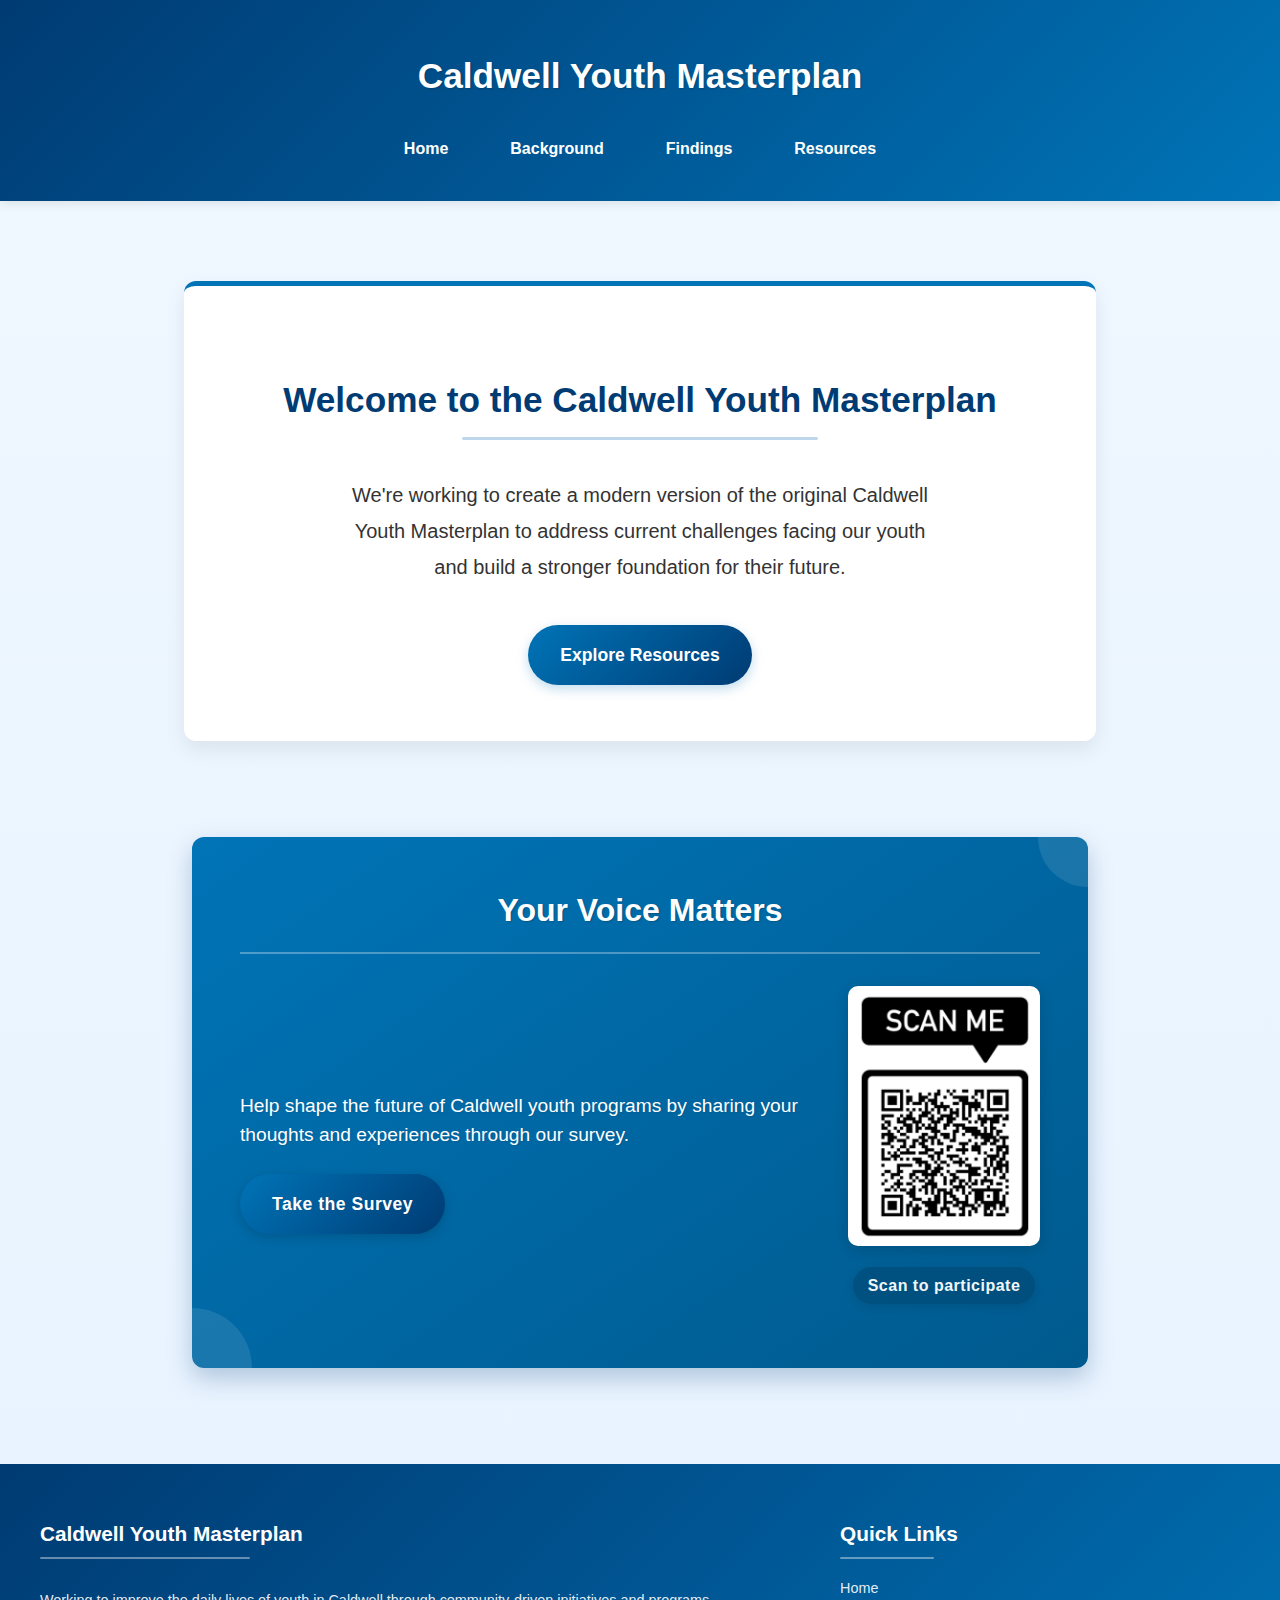
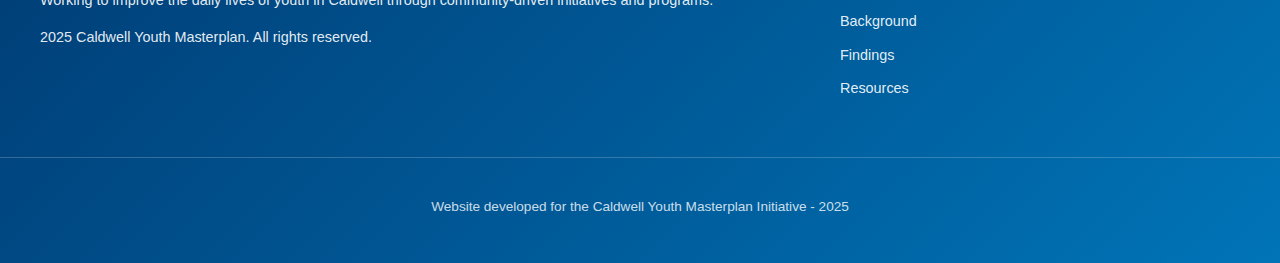
<file: index.html>
<!DOCTYPE html>
<html lang="en">
<head>
  <meta charset="UTF-8" />
  <meta name="viewport" content="width=device-width, initial-scale=1.0" />
  <title>Caldwell Youth Masterplan</title>
  <link rel="stylesheet" href="style.css" />
  <meta name="description" content="The Caldwell Youth Masterplan initiative works to improve the daily lives of youth in Caldwell, Idaho through community-driven programs." />
</head>
<body>
  <header>
    <h1>Caldwell Youth Masterplan</h1>
    <nav>
      <a href="index.html">Home</a>
      <a href="background.html">Background</a>
      <a href="findings.html">Findings</a>
      <a href="resources.html">Resources</a>
    </nav>
  </header>

  <main class="home-content">
    <div class="intro">
      <h2>Welcome to the Caldwell Youth Masterplan</h2>
      <p>We're working to create a modern version of the original Caldwell Youth Masterplan to address current challenges facing our youth and build a stronger foundation for their future.</p>
      <div class="action-buttons">
        <a href="resources.html" class="button">Explore Resources</a>
      </div>
    </div>
    
    <div class="cta-box">
      <h3>Your Voice Matters</h3>
      <div class="cta-content">
        <div class="cta-text">
          <p>Help shape the future of Caldwell youth programs by sharing your thoughts and experiences through our survey.</p>
          <a href="https://forms.office.com/Pages/ResponsePage.aspx?id=fBitJlJTO0mZ47BkrKKz1udQaOu8W0VFic1kpvAK7FVUNENDSjlERzMxT1VPUVNONzZOSUU5REdXNy4u" target="_blank" class="button">Take the Survey</a>
        </div>
        <div class="cta-qr">
          <img src="images/QRcode.png" alt="QR Code for survey" class="qr-code">
          <p class="qr-caption">Scan to participate</p>
        </div>
      </div>
    </div>
  </main>

  <a href="#" class="back-to-top" id="backToTop">↑</a>
  
  <footer>
    <div class="footer-content">
      <div class="footer-info">
        <h3>Caldwell Youth Masterplan</h3>
        <p>Working to improve the daily lives of youth in Caldwell through community-driven initiatives and programs.</p>
        <p>2025 Caldwell Youth Masterplan. All rights reserved.</p>
      </div>
      
      <div class="footer-links">
        <h3>Quick Links</h3>
        <ul>
          <li><a href="index.html">Home</a></li>
          <li><a href="background.html">Background</a></li>
          <li><a href="findings.html">Findings</a></li>
          <li><a href="resources.html">Resources</a></li>
        </ul>
      </div>
      
      <!-- Contact section saved for future implementation
      <div class="footer-links">
        <h3>Contact</h3>
        <ul>
          <li>City of Caldwell</li>
          <li>411 Blaine St</li>
          <li>Caldwell, ID 83605</li>
          <li><a href="tel:+12084555000">(208) 455-5000</a></li>
        </ul>
      </div>
      -->
    </div>
    
    <div class="footer-bottom">
      <p>Website developed for the Caldwell Youth Masterplan Initiative - 2025</p>
    </div>
  </footer>
  
  <script>
    // Back to Top Button Functionality
    const backToTopButton = document.getElementById('backToTop');
    
    window.addEventListener('scroll', () => {
      if (window.scrollY > 300) {
        backToTopButton.classList.add('visible');
      } else {
        backToTopButton.classList.remove('visible');
      }
    });
    
    backToTopButton.addEventListener('click', (e) => {
      e.preventDefault();
      window.scrollTo({
        top: 0,
        behavior: 'smooth'
      });
    });
  </script>
</body>
</html>
</file>
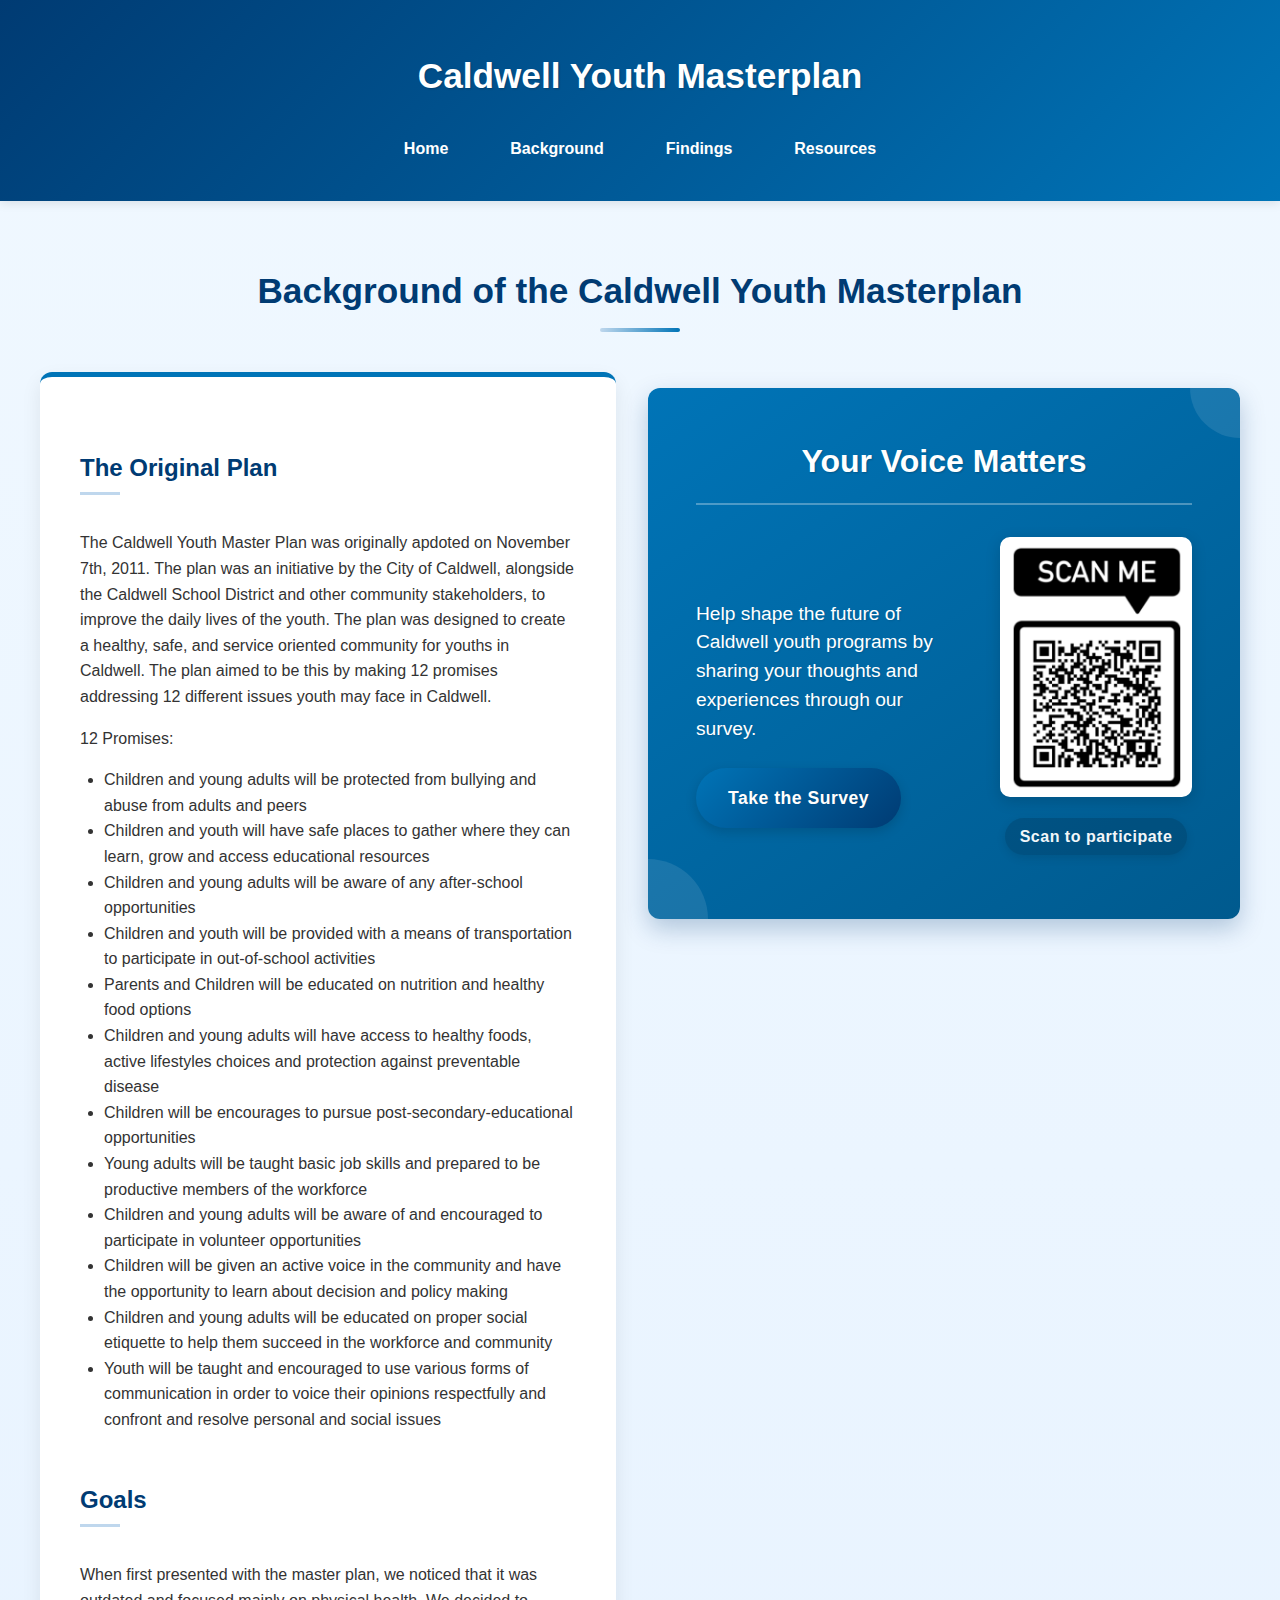
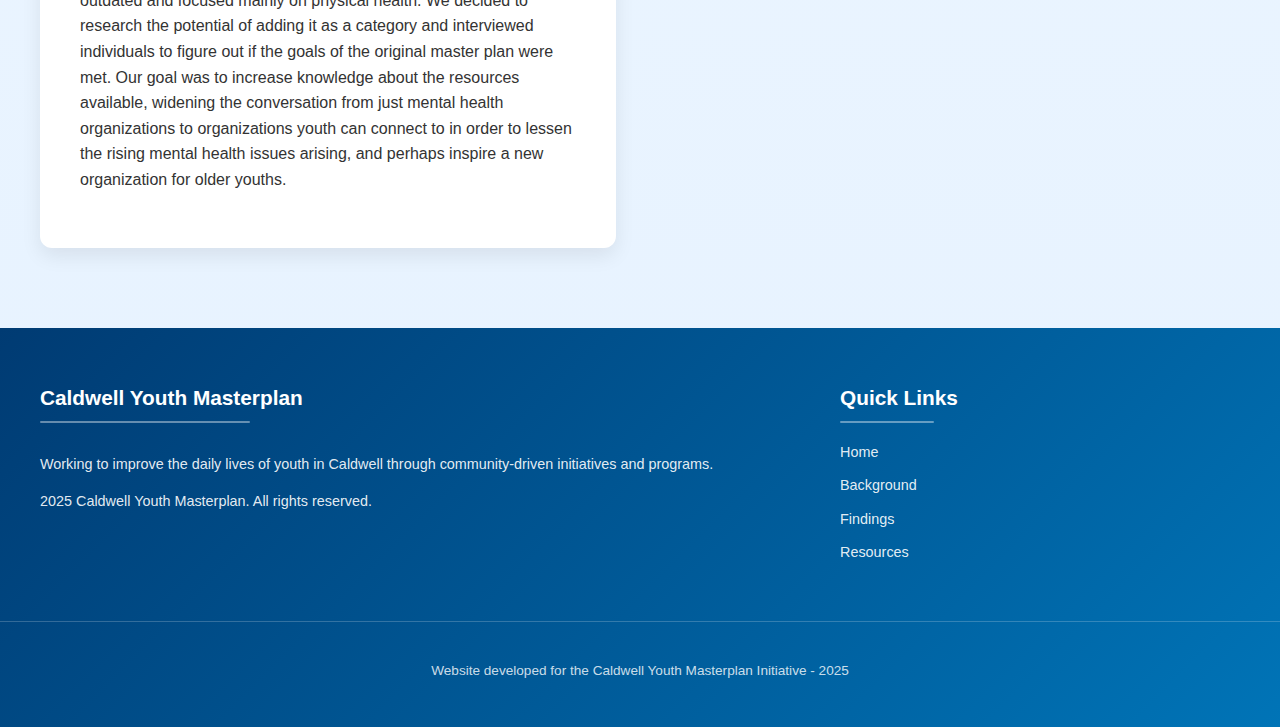
<file: background.html>
<!DOCTYPE html>
<html lang="en">
<head>
  <meta charset="UTF-8" />
  <meta name="viewport" content="width=device-width, initial-scale=1.0" />
  <title>Background - Caldwell Youth Masterplan</title>
  <link rel="stylesheet" href="style.css" />
</head>
<body>
  <header>
    <h1>Caldwell Youth Masterplan</h1>
    <nav>
      <a href="index.html">Home</a>
      <a href="background.html">Background</a>
      <a href="findings.html">Findings</a>
      <a href="resources.html">Resources</a>
    </nav>
  </header>

  <main class="background-section">
    <h2>Background of the Caldwell Youth Masterplan</h2>
    
    <section class="background-content">
      <div class="background-text">
        <h3>The Original Plan</h3>
        <p>The Caldwell Youth Master Plan was originally apdoted on November 7th, 2011. The plan was an initiative by the City of Caldwell, alongside the Caldwell School District and other community stakeholders, to improve the daily lives of the youth. The plan was designed to create a healthy, safe, and service oriented community for youths in Caldwell. The plan aimed to be this by making 12 promises addressing 12 different issues youth may face in Caldwell. </p>
        
        <p>12 Promises:</p>
        <ul>
          <li>Children and young adults will be protected from bullying and abuse from adults and peers</li>
          <li>Children and youth will have safe places to gather where they can learn, grow and access educational resources</li>
          <li>Children and young adults will be aware of any after-school opportunities</li>
          <li>Children and youth will be provided with a means of transportation to participate in out-of-school activities</li>

          <li>Parents and Children will be educated on nutrition and healthy food options</li>
          <li>Children and young adults will have access to healthy foods, active lifestyles choices and protection against preventable disease</li>
          <li>Children will be encourages to pursue post-secondary-educational opportunities</li>
          <li>Young adults will be taught basic job skills and prepared to be productive members of the workforce</li>

          <li>Children and young adults will be aware of and encouraged to participate in volunteer opportunities</li>
          <li>Children will be given an active voice in the community and have the opportunity to learn about decision and policy making</li>
          <li>Children and young adults will be educated on proper social etiquette to help them succeed in the workforce and community</li>
          <li>Youth will be taught and encouraged to use various forms of communication in order to voice their opinions respectfully and confront and resolve personal and social issues</li>
        </ul>
        
        <h3>Goals</h3>
        <p>When first presented with the master plan, we noticed that it was outdated and focused mainly on physical health. We decided to research the potential of adding it as a category and interviewed individuals to figure out if the goals of the original master plan were met. Our goal was to increase knowledge about the resources available, widening the conversation from just mental health organizations to organizations youth can connect to in order to lessen the rising mental health issues arising, and perhaps inspire a new organization for older youths.</p>
        
        <!-- Commented out as requested -->
        <!-- 
        <h3>Why Revise the Plan?</h3>
        <p>After five years of implementation, we recognized the need to revisit and revise our masterplan for several important reasons:</p>
        
        <ol>
          <li><strong>Changing Demographics:</strong> Caldwell has experienced significant population changes since 2020, with more diverse youth populations requiring tailored approaches.</li>
          <li><strong>Pandemic Impact:</strong> The effects of the COVID-19 pandemic continue to influence youth development, educational outcomes, and mental health needs.</li>
          <li><strong>New Research:</strong> Emerging research on youth development and effective intervention strategies has provided new insights that should be incorporated into our approach.</li>
          <li><strong>Community Feedback:</strong> Ongoing evaluation and community input have highlighted both successes and gaps in our current programming.</li>
        </ol>
        
        <h3>Our Revision Process</h3>
        <p>In early 2025, we began a comprehensive revision process that involves:</p>
        <ul>
          <li>Gathering updated data on youth needs and outcomes</li>
          <li>Conducting new community engagement sessions</li>
          <li>Evaluating the effectiveness of current programs</li>
          <li>Exploring innovative approaches used successfully in other communities</li>
          <li>Developing updated goals and implementation strategies</li>
        </ul>
        
        <p>We expect to complete the revised masterplan by December 2025, with implementation beginning in January 2026.</p>
        -->
      </div>
      
      <div class="cta-box">
        <h3>Your Voice Matters</h3>
        <div class="cta-content">
          <div class="cta-text">
            <p>Help shape the future of Caldwell youth programs by sharing your thoughts and experiences through our survey.</p>
            <a href="https://forms.office.com/Pages/ResponsePage.aspx?id=fBitJlJTO0mZ47BkrKKz1udQaOu8W0VFic1kpvAK7FVUNENDSjlERzMxT1VPUVNONzZOSUU5REdXNy4u" target="_blank" class="button">Take the Survey</a>
          </div>
          <div class="cta-qr">
            <img src="images/QRcode.png" alt="QR Code for survey" class="qr-code">
            <p class="qr-caption">Scan to participate</p>
          </div>
        </div>
      </div>
    </section>
  </main>

  <a href="#" class="back-to-top" id="backToTop">↑</a>
  
  <footer>
    <div class="footer-content">
      <div class="footer-info">
        <h3>Caldwell Youth Masterplan</h3>
        <p>Working to improve the daily lives of youth in Caldwell through community-driven initiatives and programs.</p>
        <p>2025 Caldwell Youth Masterplan. All rights reserved.</p>
      </div>
      
      <div class="footer-links">
        <h3>Quick Links</h3>
        <ul>
          <li><a href="index.html">Home</a></li>
          <li><a href="background.html">Background</a></li>
          <li><a href="findings.html">Findings</a></li>
          <li><a href="resources.html">Resources</a></li>
        </ul>
      </div>
      
      <!-- Contact section saved for future implementation
      <div class="footer-links">
        <h3>Contact</h3>
        <ul>
          <li>City of Caldwell</li>
          <li>411 Blaine St</li>
          <li>Caldwell, ID 83605</li>
          <li><a href="tel:+12084555000">(208) 455-5000</a></li>
        </ul>
      </div>
      -->
    </div>
    
    <div class="footer-bottom">
      <p>Website developed for the Caldwell Youth Masterplan Initiative - 2025</p>
    </div>
  </footer>
  
  <script>
    // Back to Top Button Functionality
    const backToTopButton = document.getElementById('backToTop');
    
    window.addEventListener('scroll', () => {
      if (window.scrollY > 300) {
        backToTopButton.classList.add('visible');
      } else {
        backToTopButton.classList.remove('visible');
      }
    });
    
    backToTopButton.addEventListener('click', (e) => {
      e.preventDefault();
      window.scrollTo({
        top: 0,
        behavior: 'smooth'
      });
    });
  </script>
</body>
</html>
</file>
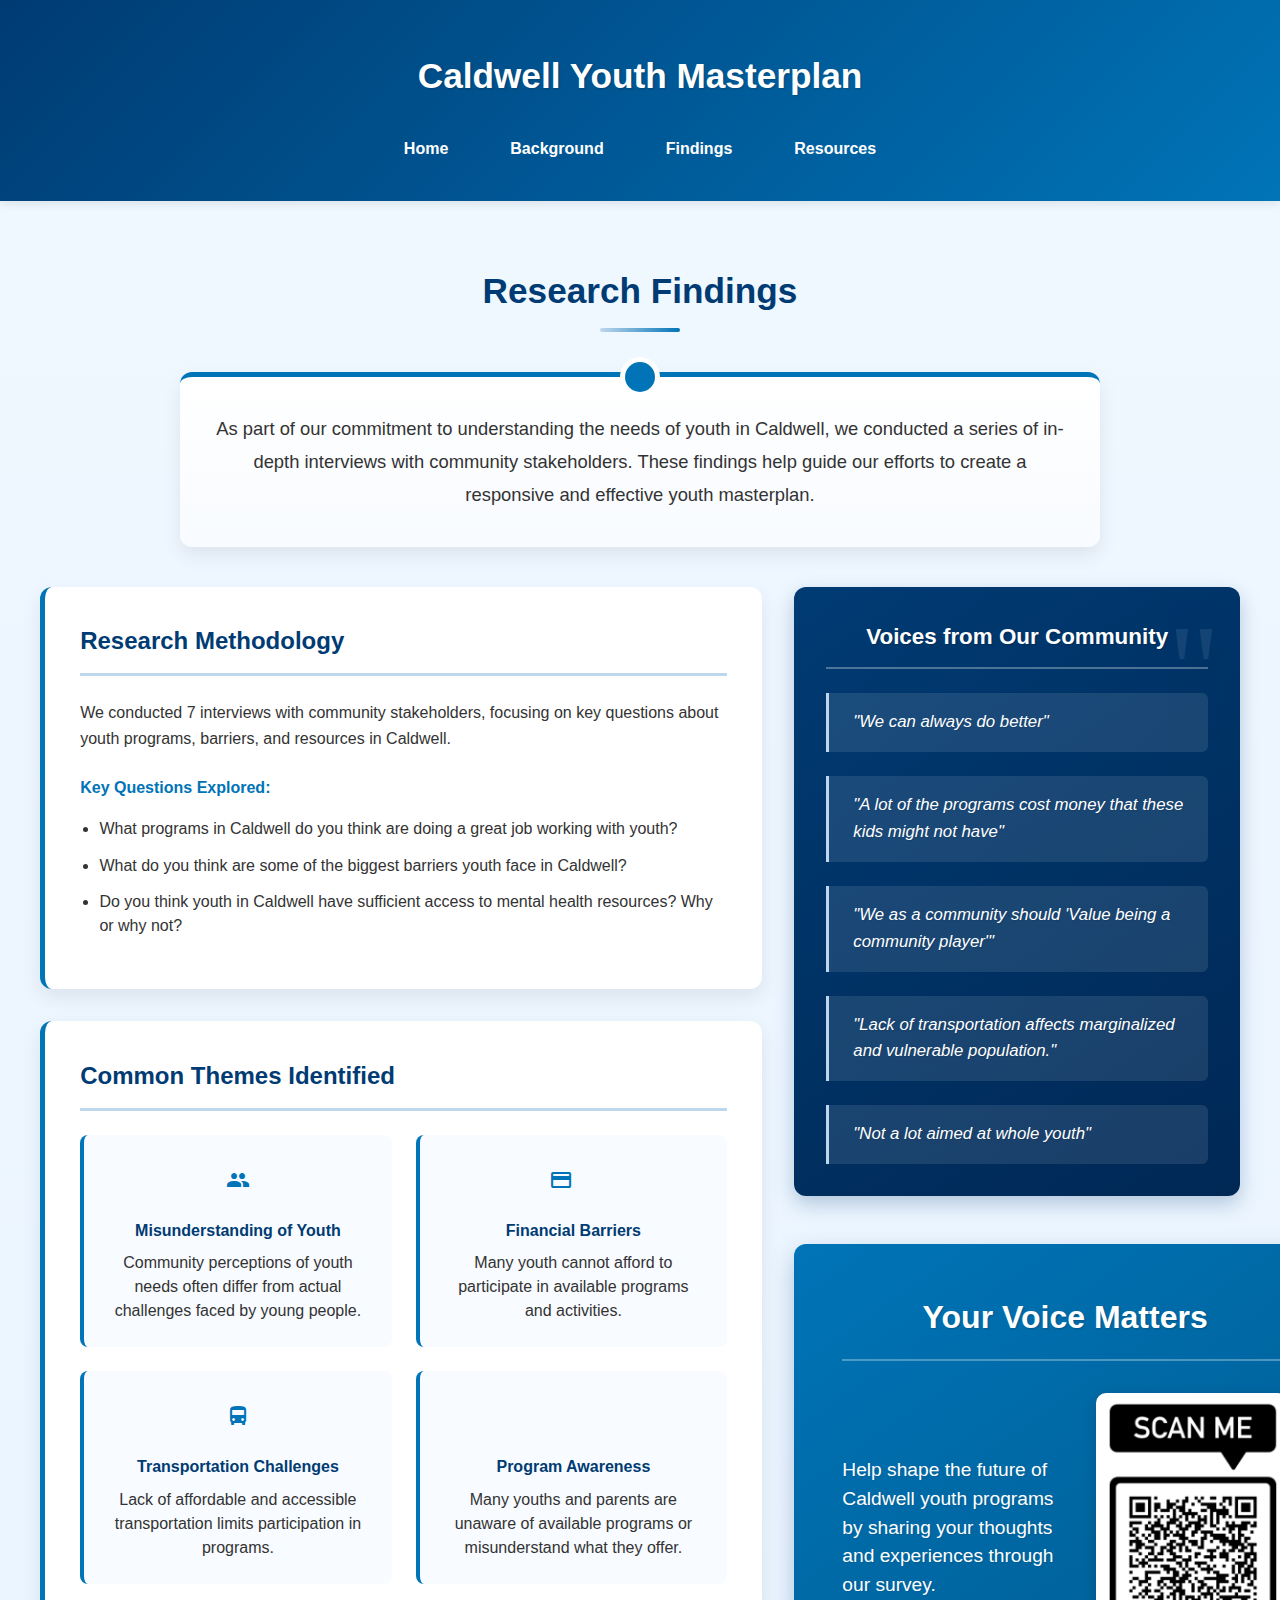
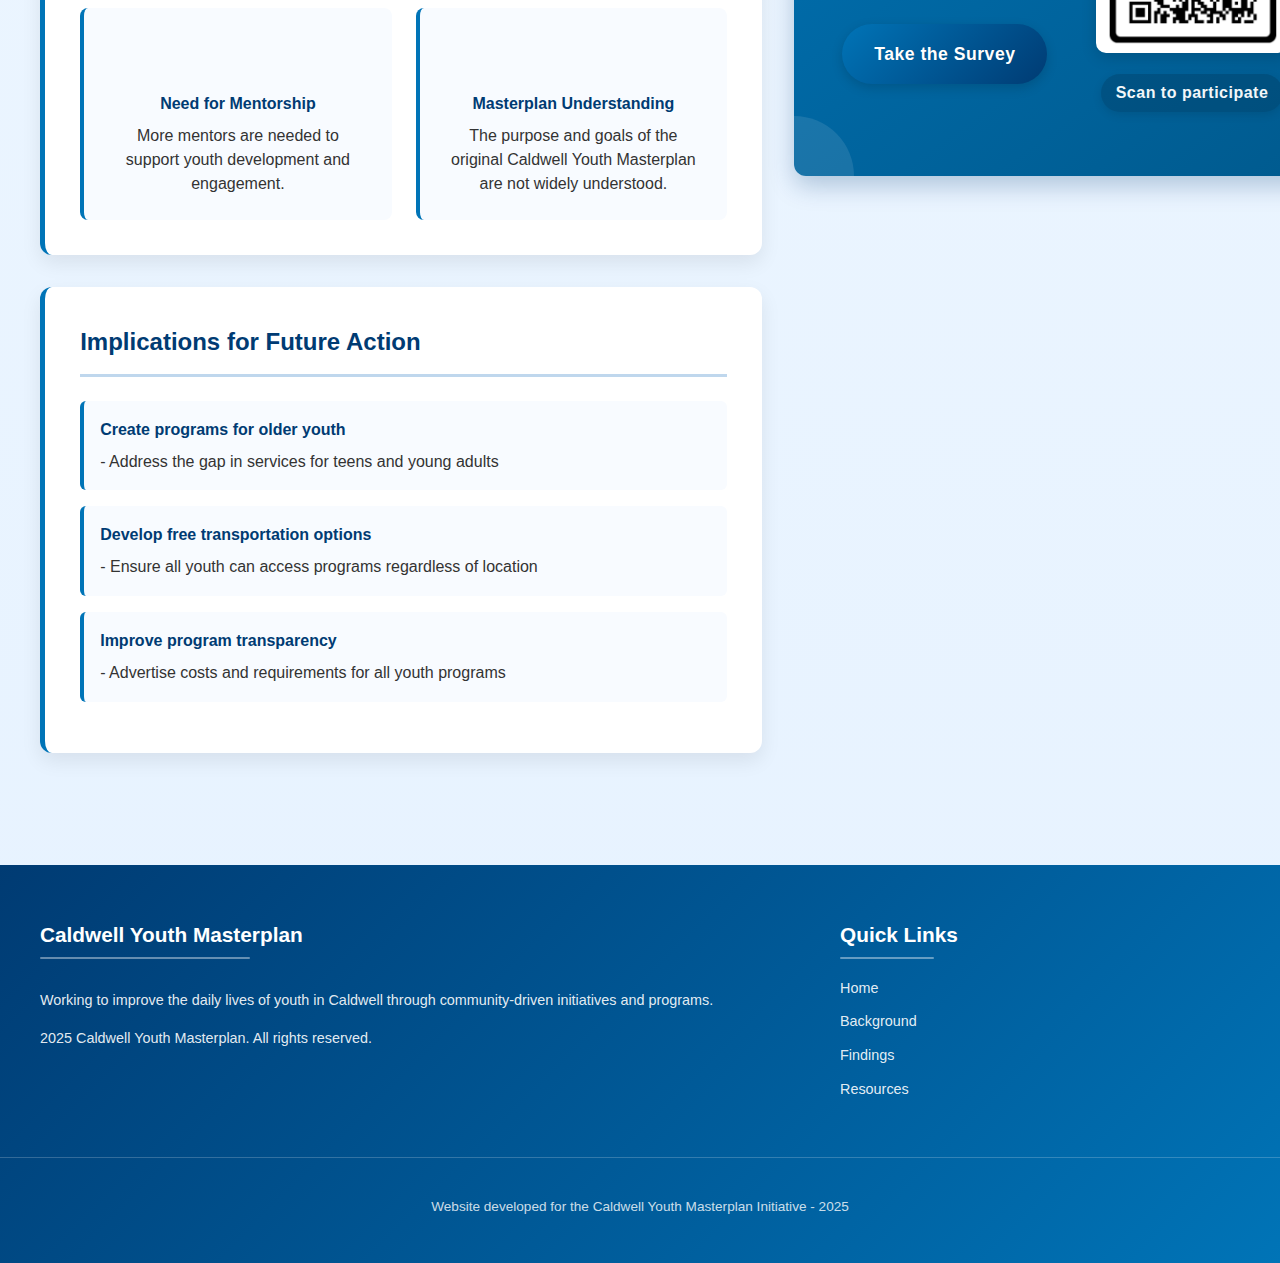
<file: findings.html>
<!DOCTYPE html>
<html lang="en">
<head>
  <meta charset="UTF-8" />
  <meta name="viewport" content="width=device-width, initial-scale=1.0" />
  <title>Findings - Caldwell Youth Masterplan</title>
  <link rel="stylesheet" href="style.css" />
  <link href="https://fonts.googleapis.com/icon?family=Material+Icons" rel="stylesheet">
</head>
<body>
  <header>
    <h1>Caldwell Youth Masterplan</h1>
    <nav>
      <a href="index.html">Home</a>
      <a href="background.html">Background</a>
      <a href="findings.html">Findings</a>
      <a href="resources.html">Resources</a>
    </nav>
  </header>

  <main class="findings-section">
    <h2>Research Findings</h2>
    
    <div class="findings-intro">
      <p>As part of our commitment to understanding the needs of youth in Caldwell, we conducted a series of in-depth interviews with community stakeholders. These findings help guide our efforts to create a responsive and effective youth masterplan.</p>
    </div>
    
    <div class="findings-container">
      <div class="findings-main">
        <div class="findings-card">
          <h3>Research Methodology</h3>
          <p>We conducted 7 interviews with community stakeholders, focusing on key questions about youth programs, barriers, and resources in Caldwell.</p>
          
          <div class="key-questions">
            <h4>Key Questions Explored:</h4>
            <ul>
              <li>What programs in Caldwell do you think are doing a great job working with youth?</li>
              <li>What do you think are some of the biggest barriers youth face in Caldwell?</li>
              <li>Do you think youth in Caldwell have sufficient access to mental health resources? Why or why not?</li>
            </ul>
          </div>
        </div>
        
        <div class="findings-card">
          <h3>Common Themes Identified</h3>
          <div class="themes-grid">
            <div class="theme-item">
              <div class="theme-icon">
                <span class="material-icons">people</span>
              </div>
              <h4>Misunderstanding of Youth</h4>
              <p>Community perceptions of youth needs often differ from actual challenges faced by young people.</p>
            </div>
            
            <div class="theme-item">
              <div class="theme-icon">
                <span class="material-icons">payments</span>
              </div>
              <h4>Financial Barriers</h4>
              <p>Many youth cannot afford to participate in available programs and activities.</p>
            </div>
            
            <div class="theme-item">
              <div class="theme-icon">
                <span class="material-icons">directions_bus</span>
              </div>
              <h4>Transportation Challenges</h4>
              <p>Lack of affordable and accessible transportation limits participation in programs.</p>
            </div>
            
            <div class="theme-item">
              <div class="theme-icon">
                <span class="material-icons">campaign</span>
              </div>
              <h4>Program Awareness</h4>
              <p>Many youths and parents are unaware of available programs or misunderstand what they offer.</p>
            </div>
            
            <div class="theme-item">
              <div class="theme-icon">
                <span class="material-icons">volunteer_activism</span>
              </div>
              <h4>Need for Mentorship</h4>
              <p>More mentors are needed to support youth development and engagement.</p>
            </div>
            
            <div class="theme-item">
              <div class="theme-icon">
                <span class="material-icons">psychology</span>
              </div>
              <h4>Masterplan Understanding</h4>
              <p>The purpose and goals of the original Caldwell Youth Masterplan are not widely understood.</p>
            </div>
          </div>
        </div>
        
        <div class="findings-card">
          <h3>Implications for Future Action</h3>
          <ul class="action-implications">
            <li><span class="implication-lead">Create programs for older youth</span> - Address the gap in services for teens and young adults</li>
            <li><span class="implication-lead">Develop free transportation options</span> - Ensure all youth can access programs regardless of location</li>
            <li><span class="implication-lead">Improve program transparency</span> - Advertise costs and requirements for all youth programs</li>
          </ul>
        </div>
      </div>
      
      <div class="findings-sidebar">
        <div class="quotes-box">
          <h3>Voices from Our Community</h3>
          
          <div class="quote">
            <p>"We can always do better"</p>
          </div>
          
          <div class="quote">
            <p>"A lot of the programs cost money that these kids might not have"</p>
          </div>
          
          <div class="quote">
            <p>"We as a community should 'Value being a community player'"</p>
          </div>
          
          <div class="quote">
            <p>"Lack of transportation affects marginalized and vulnerable population."</p>
          </div>
          
          <div class="quote">
            <p>"Not a lot aimed at whole youth"</p>
          </div>
        </div>
        
        <div class="cta-box">
          <h3>Your Voice Matters</h3>
          <div class="cta-content">
            <div class="cta-text">
              <p>Help shape the future of Caldwell youth programs by sharing your thoughts and experiences through our survey.</p>
              <a href="https://forms.office.com/Pages/ResponsePage.aspx?id=fBitJlJTO0mZ47BkrKKz1udQaOu8W0VFic1kpvAK7FVUNENDSjlERzMxT1VPUVNONzZOSUU5REdXNy4u" target="_blank" class="button">Take the Survey</a>
            </div>
            <div class="cta-qr">
              <img src="images/QRcode.png" alt="QR Code for survey" class="qr-code">
              <p class="qr-caption">Scan to participate</p>
            </div>
          </div>
        </div>
      </div>
    </div>
  </main>

  <a href="#" class="back-to-top" id="backToTop">↑</a>
  
  <footer>
    <div class="footer-content">
      <div class="footer-info">
        <h3>Caldwell Youth Masterplan</h3>
        <p>Working to improve the daily lives of youth in Caldwell through community-driven initiatives and programs.</p>
        <p>2025 Caldwell Youth Masterplan. All rights reserved.</p>
      </div>
      
      <div class="footer-links">
        <h3>Quick Links</h3>
        <ul>
          <li><a href="index.html">Home</a></li>
          <li><a href="background.html">Background</a></li>
          <li><a href="findings.html">Findings</a></li>
          <li><a href="resources.html">Resources</a></li>
        </ul>
      </div>
      
      <!-- Contact section saved for future implementation
      <div class="footer-links">
        <h3>Contact</h3>
        <ul>
          <li>City of Caldwell</li>
          <li>411 Blaine St</li>
          <li>Caldwell, ID 83605</li>
          <li><a href="tel:+12084555000">(208) 455-5000</a></li>
        </ul>
      </div>
      -->
    </div>
    
    <div class="footer-bottom">
      <p>Website developed for the Caldwell Youth Masterplan Initiative - 2025</p>
    </div>
  </footer>
  
  <script>
    // Back to Top Button Functionality
    const backToTopButton = document.getElementById('backToTop');
    
    window.addEventListener('scroll', () => {
      if (window.scrollY > 300) {
        backToTopButton.classList.add('visible');
      } else {
        backToTopButton.classList.remove('visible');
      }
    });
    
    backToTopButton.addEventListener('click', (e) => {
      e.preventDefault();
      window.scrollTo({
        top: 0,
        behavior: 'smooth'
      });
    });
  </script>
</body>
</html>
</file>
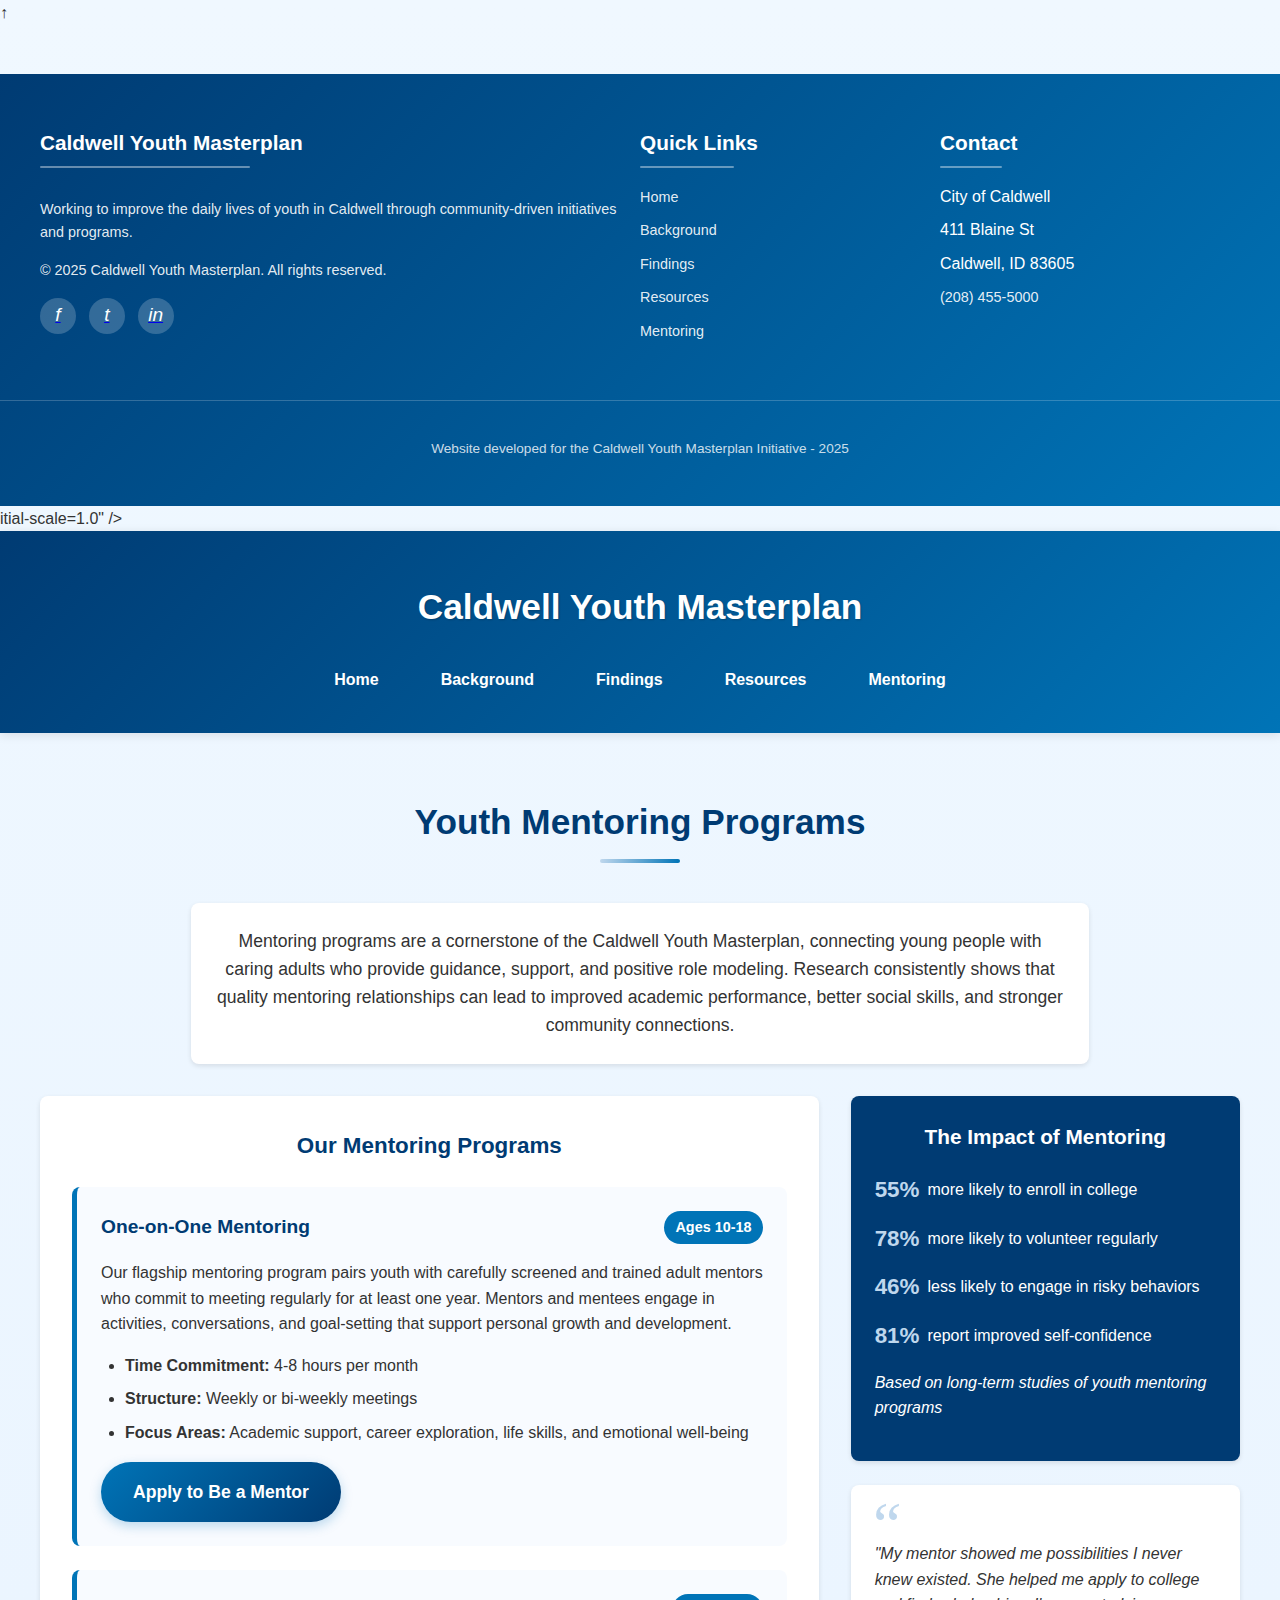
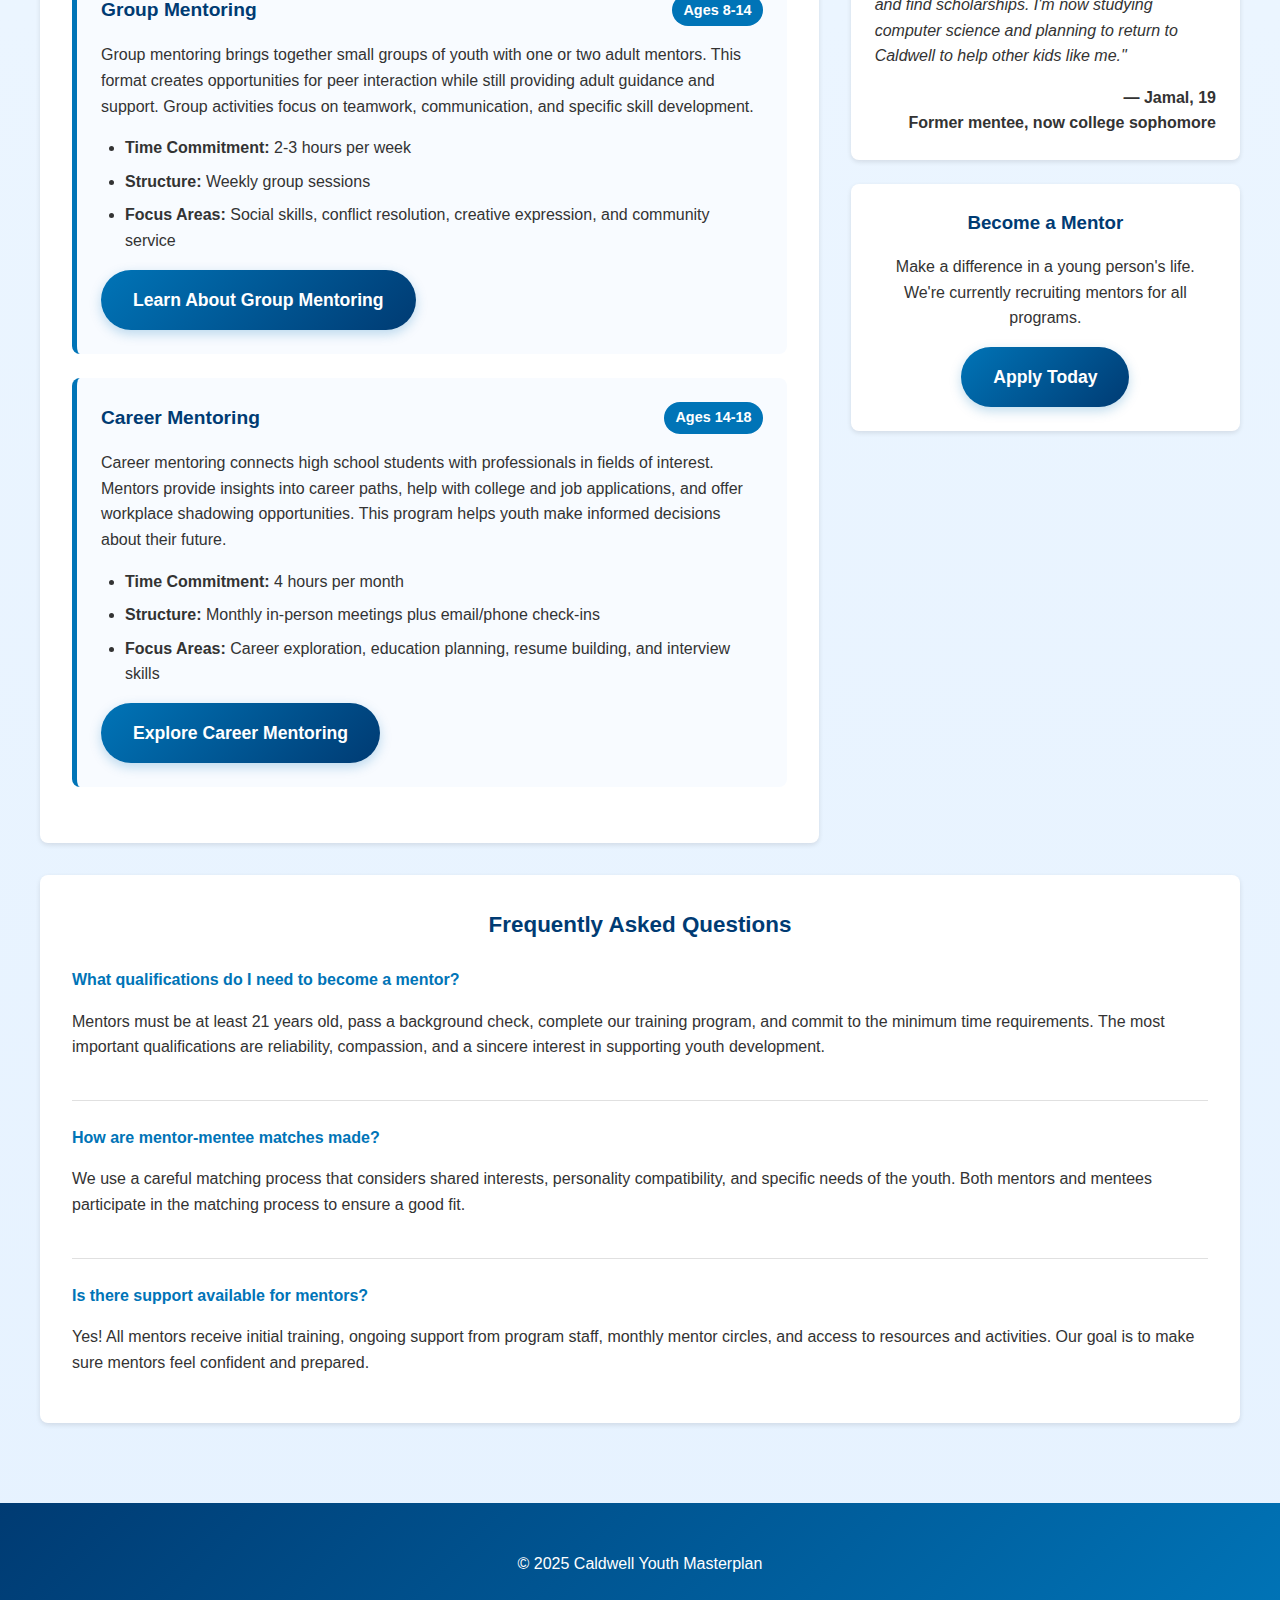
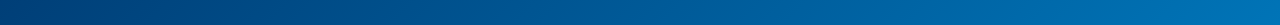
<file: mentoring.html>
<!DOCTYPE html>
<html lang="en">
<head>
  <meta charset="UTF-8" />
  <meta name="viewport" content="width=device-width,  <a href="#" class="back-to-top" id="backToTop">↑</a>
  
  <footer>
    <div class="footer-content">
      <div class="footer-info">
        <h3>Caldwell Youth Masterplan</h3>
        <p>Working to improve the daily lives of youth in Caldwell through community-driven initiatives and programs.</p>
        <p>© 2025 Caldwell Youth Masterplan. All rights reserved.</p>
        <div class="social-links">
          <a href="#" class="social-icon"><i>f</i></a>
          <a href="#" class="social-icon"><i>t</i></a>
          <a href="#" class="social-icon"><i>in</i></a>
        </div>
      </div>
      
      <div class="footer-links">
        <h3>Quick Links</h3>
        <ul>
          <li><a href="index.html">Home</a></li>
          <li><a href="background.html">Background</a></li>
          <li><a href="findings.html">Findings</a></li>
          <li><a href="resources.html">Resources</a></li>
          <li><a href="mentoring.html">Mentoring</a></li>
        </ul>
      </div>
      
      <div class="footer-links">
        <h3>Contact</h3>
        <ul>
          <li>City of Caldwell</li>
          <li>411 Blaine St</li>
          <li>Caldwell, ID 83605</li>
          <li><a href="tel:+12084555000">(208) 455-5000</a></li>
        </ul>
      </div>
    </div>
    
    <div class="footer-bottom">
      <p>Website developed for the Caldwell Youth Masterplan Initiative - 2025</p>
    </div>
  </footer>
  
  <script>
    // Back to Top Button Functionality
    const backToTopButton = document.getElementById('backToTop');
    
    window.addEventListener('scroll', () => {
      if (window.scrollY > 300) {
        backToTopButton.classList.add('visible');
      } else {
        backToTopButton.classList.remove('visible');
      }
    });
    
    backToTopButton.addEventListener('click', (e) => {
      e.preventDefault();
      window.scrollTo({
        top: 0,
        behavior: 'smooth'
      });
    });
  </script>itial-scale=1.0" />
  <title>Mentoring - Caldwell Youth Masterplan</title>
  <link rel="stylesheet" href="style.css" />
</head>
<body>
  <header>
    <h1>Caldwell Youth Masterplan</h1>
    <nav>
      <a href="index.html">Home</a>
      <a href="background.html">Background</a>
      <a href="findings.html">Findings</a>
      <a href="resources.html">Resources</a>
      <a href="mentoring.html">Mentoring</a>
    </nav>
  </header>

  <main class="mentoring-section">
    <h2>Youth Mentoring Programs</h2>
    
    <div class="mentoring-intro">
      <p>Mentoring programs are a cornerstone of the Caldwell Youth Masterplan, connecting young people with caring adults who provide guidance, support, and positive role modeling. Research consistently shows that quality mentoring relationships can lead to improved academic performance, better social skills, and stronger community connections.</p>
    </div>
    
    <div class="mentoring-container">
      <div class="mentoring-options">
        <h3>Our Mentoring Programs</h3>
        
        <div class="program-card">
          <div class="program-header">
            <h4>One-on-One Mentoring</h4>
            <span class="age-range">Ages 10-18</span>
          </div>
          <p>Our flagship mentoring program pairs youth with carefully screened and trained adult mentors who commit to meeting regularly for at least one year. Mentors and mentees engage in activities, conversations, and goal-setting that support personal growth and development.</p>
          <ul class="program-details">
            <li><strong>Time Commitment:</strong> 4-8 hours per month</li>
            <li><strong>Structure:</strong> Weekly or bi-weekly meetings</li>
            <li><strong>Focus Areas:</strong> Academic support, career exploration, life skills, and emotional well-being</li>
          </ul>
          <a href="#" class="button">Apply to Be a Mentor</a>
        </div>
        
        <div class="program-card">
          <div class="program-header">
            <h4>Group Mentoring</h4>
            <span class="age-range">Ages 8-14</span>
          </div>
          <p>Group mentoring brings together small groups of youth with one or two adult mentors. This format creates opportunities for peer interaction while still providing adult guidance and support. Group activities focus on teamwork, communication, and specific skill development.</p>
          <ul class="program-details">
            <li><strong>Time Commitment:</strong> 2-3 hours per week</li>
            <li><strong>Structure:</strong> Weekly group sessions</li>
            <li><strong>Focus Areas:</strong> Social skills, conflict resolution, creative expression, and community service</li>
          </ul>
          <a href="#" class="button">Learn About Group Mentoring</a>
        </div>
        
        <div class="program-card">
          <div class="program-header">
            <h4>Career Mentoring</h4>
            <span class="age-range">Ages 14-18</span>
          </div>
          <p>Career mentoring connects high school students with professionals in fields of interest. Mentors provide insights into career paths, help with college and job applications, and offer workplace shadowing opportunities. This program helps youth make informed decisions about their future.</p>
          <ul class="program-details">
            <li><strong>Time Commitment:</strong> 4 hours per month</li>
            <li><strong>Structure:</strong> Monthly in-person meetings plus email/phone check-ins</li>
            <li><strong>Focus Areas:</strong> Career exploration, education planning, resume building, and interview skills</li>
          </ul>
          <a href="#" class="button">Explore Career Mentoring</a>
        </div>
      </div>
      
      <div class="mentor-sidebar">
        <div class="impact-box">
          <h3>The Impact of Mentoring</h3>
          <ul class="impact-stats">
            <li><span class="impact-number">55%</span> more likely to enroll in college</li>
            <li><span class="impact-number">78%</span> more likely to volunteer regularly</li>
            <li><span class="impact-number">46%</span> less likely to engage in risky behaviors</li>
            <li><span class="impact-number">81%</span> report improved self-confidence</li>
          </ul>
          <p><em>Based on long-term studies of youth mentoring programs</em></p>
        </div>
        
        <div class="testimonial">
          <p>"My mentor showed me possibilities I never knew existed. She helped me apply to college and find scholarships. I'm now studying computer science and planning to return to Caldwell to help other kids like me."</p>
          <p class="testimonial-author">— Jamal, 19<br>Former mentee, now college sophomore</p>
        </div>
        
        <div class="become-mentor">
          <h3>Become a Mentor</h3>
          <p>Make a difference in a young person's life. We're currently recruiting mentors for all programs.</p>
          <a href="#" class="button button-accent">Apply Today</a>
        </div>
      </div>
    </div>
    
    <div class="mentor-faqs">
      <h3>Frequently Asked Questions</h3>
      
      <div class="faq-item">
        <h4>What qualifications do I need to become a mentor?</h4>
        <p>Mentors must be at least 21 years old, pass a background check, complete our training program, and commit to the minimum time requirements. The most important qualifications are reliability, compassion, and a sincere interest in supporting youth development.</p>
      </div>
      
      <div class="faq-item">
        <h4>How are mentor-mentee matches made?</h4>
        <p>We use a careful matching process that considers shared interests, personality compatibility, and specific needs of the youth. Both mentors and mentees participate in the matching process to ensure a good fit.</p>
      </div>
      
      <div class="faq-item">
        <h4>Is there support available for mentors?</h4>
        <p>Yes! All mentors receive initial training, ongoing support from program staff, monthly mentor circles, and access to resources and activities. Our goal is to make sure mentors feel confident and prepared.</p>
      </div>
    </div>
  </main>

  <footer>
    <p>© 2025 Caldwell Youth Masterplan</p>
  </footer>
</body>
</html>
</file>
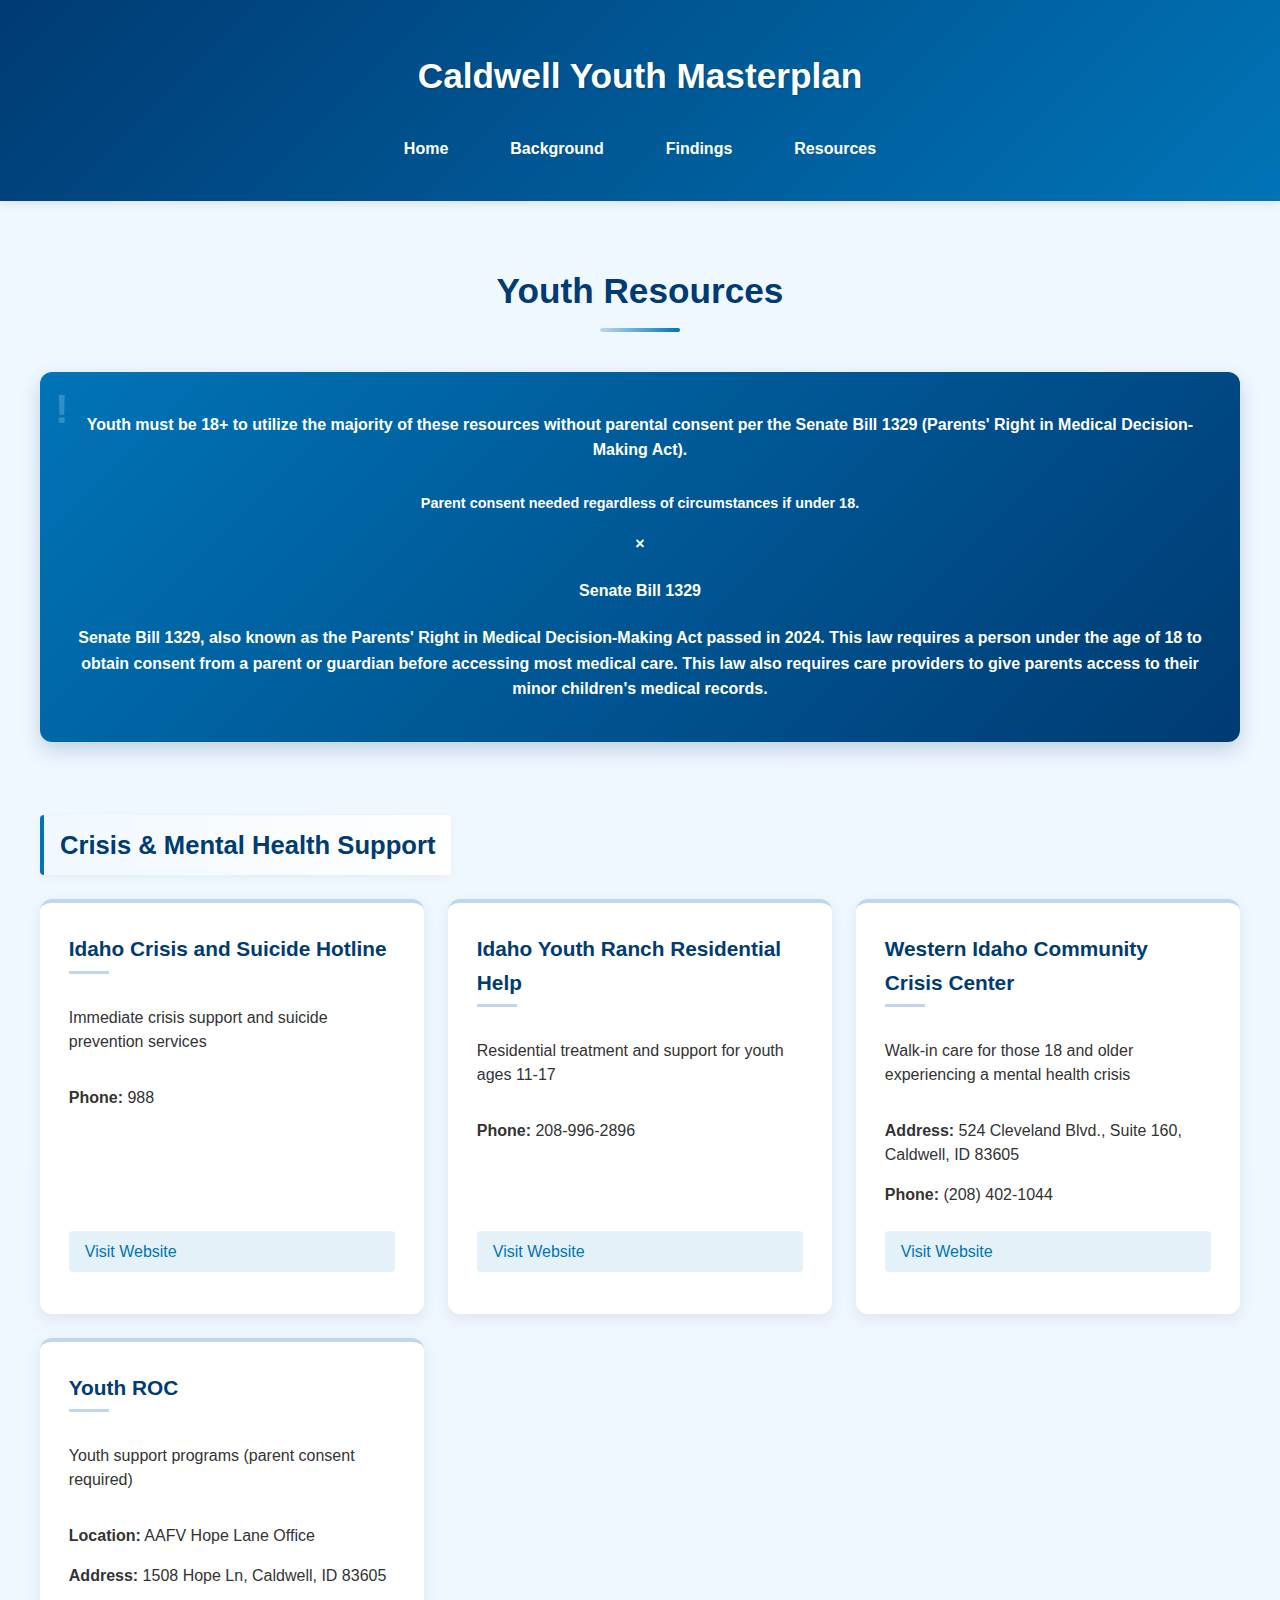
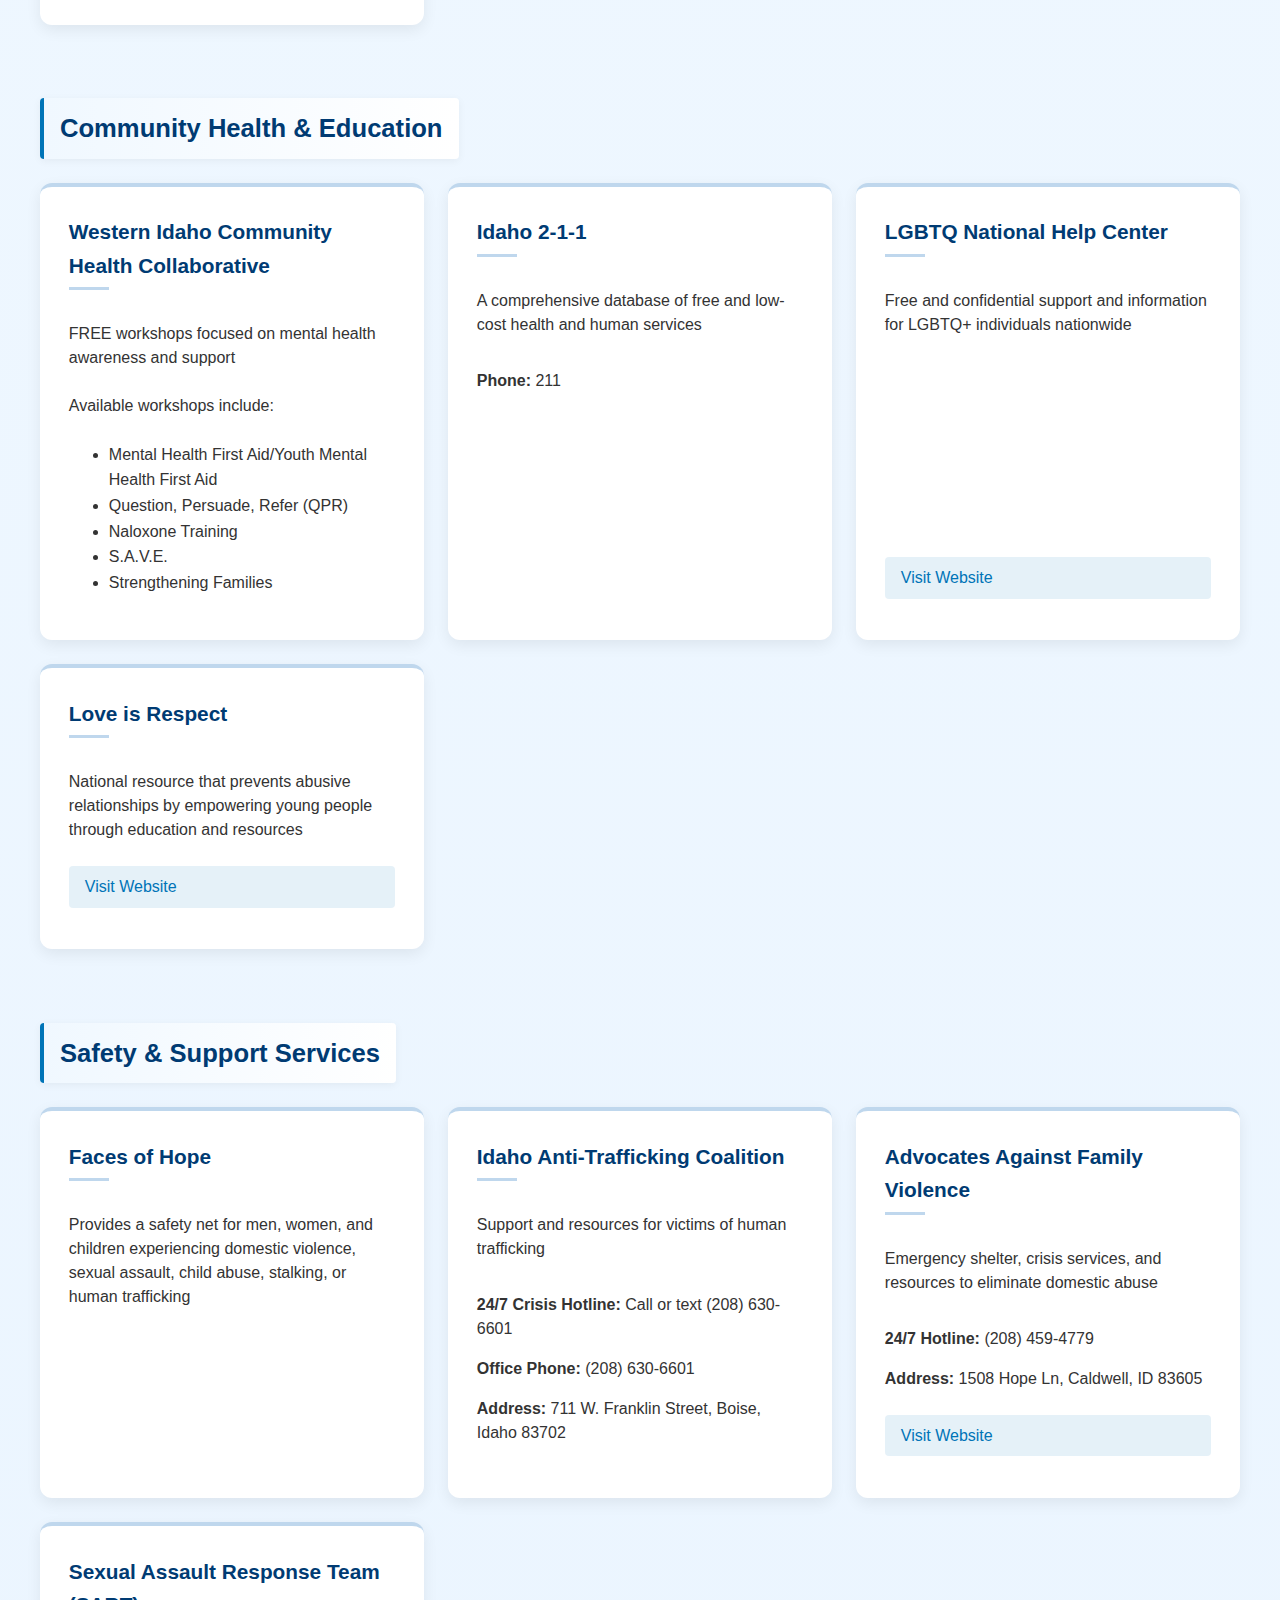
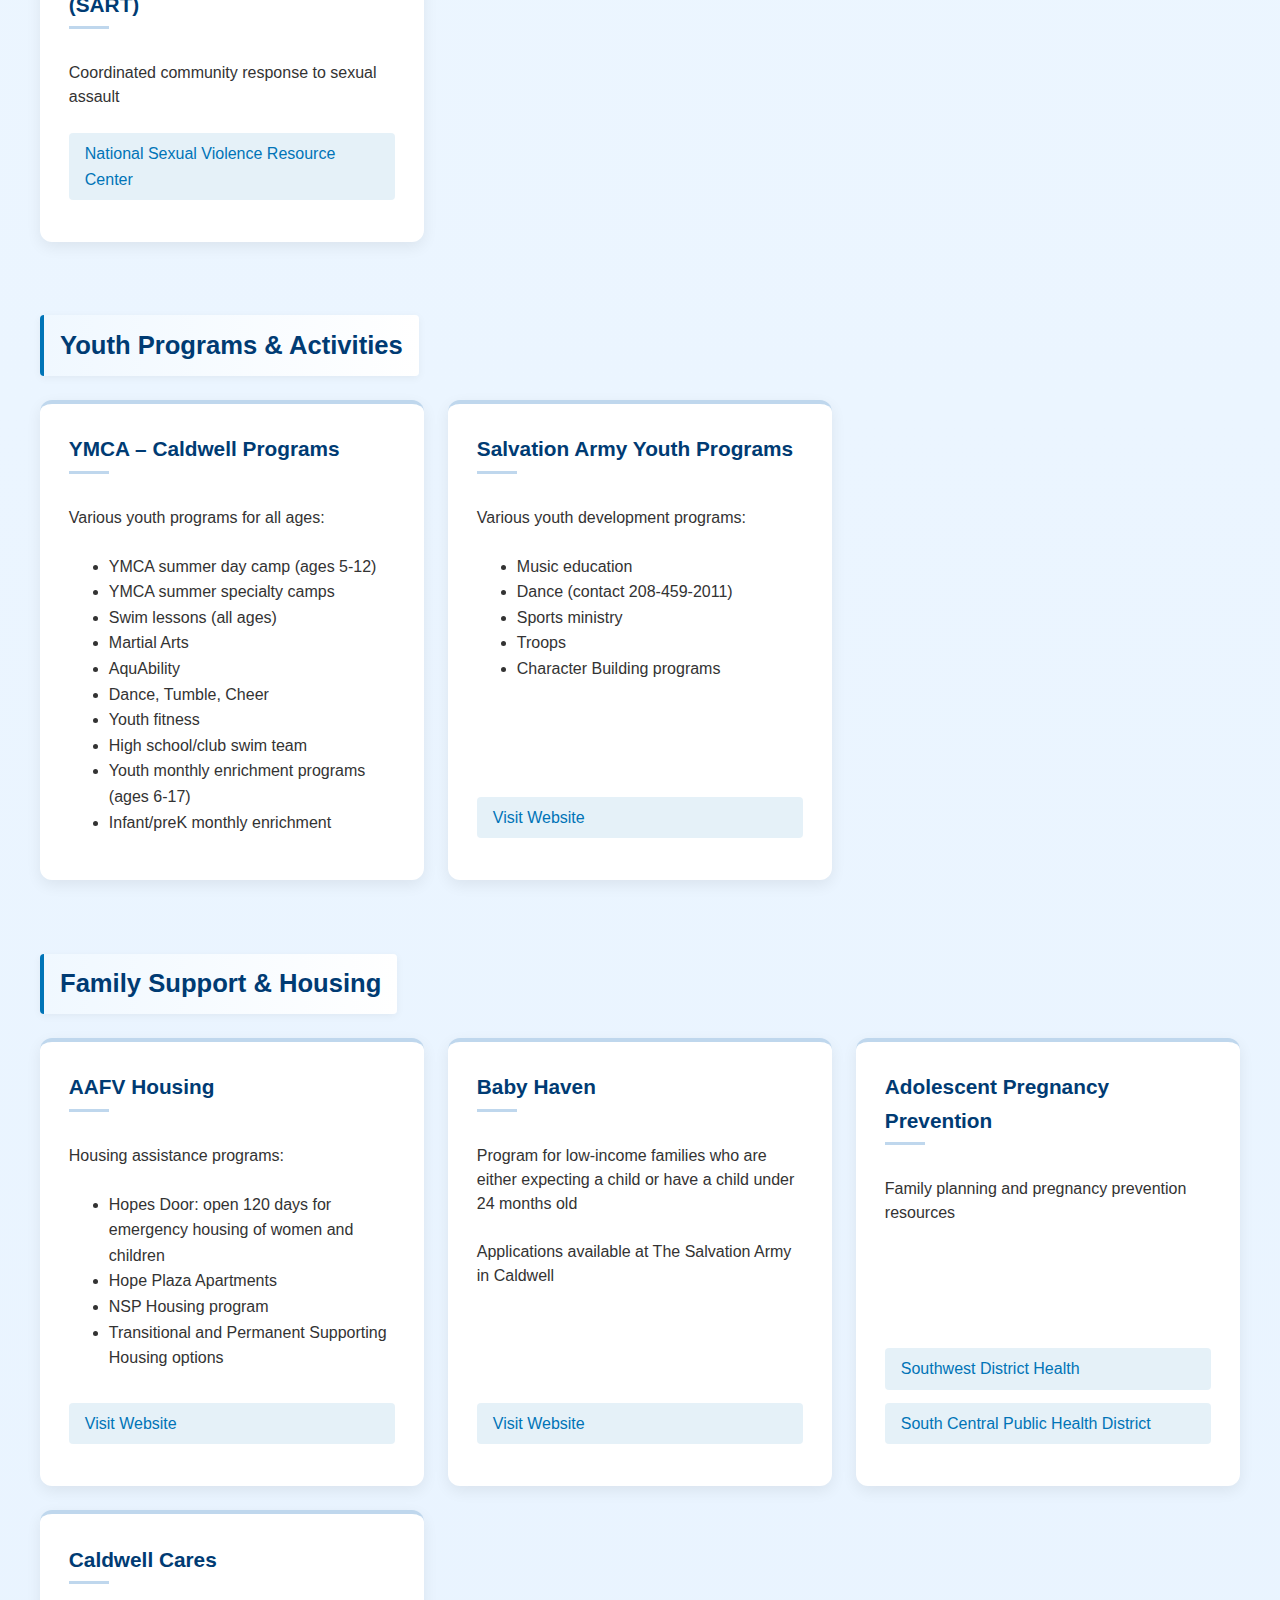
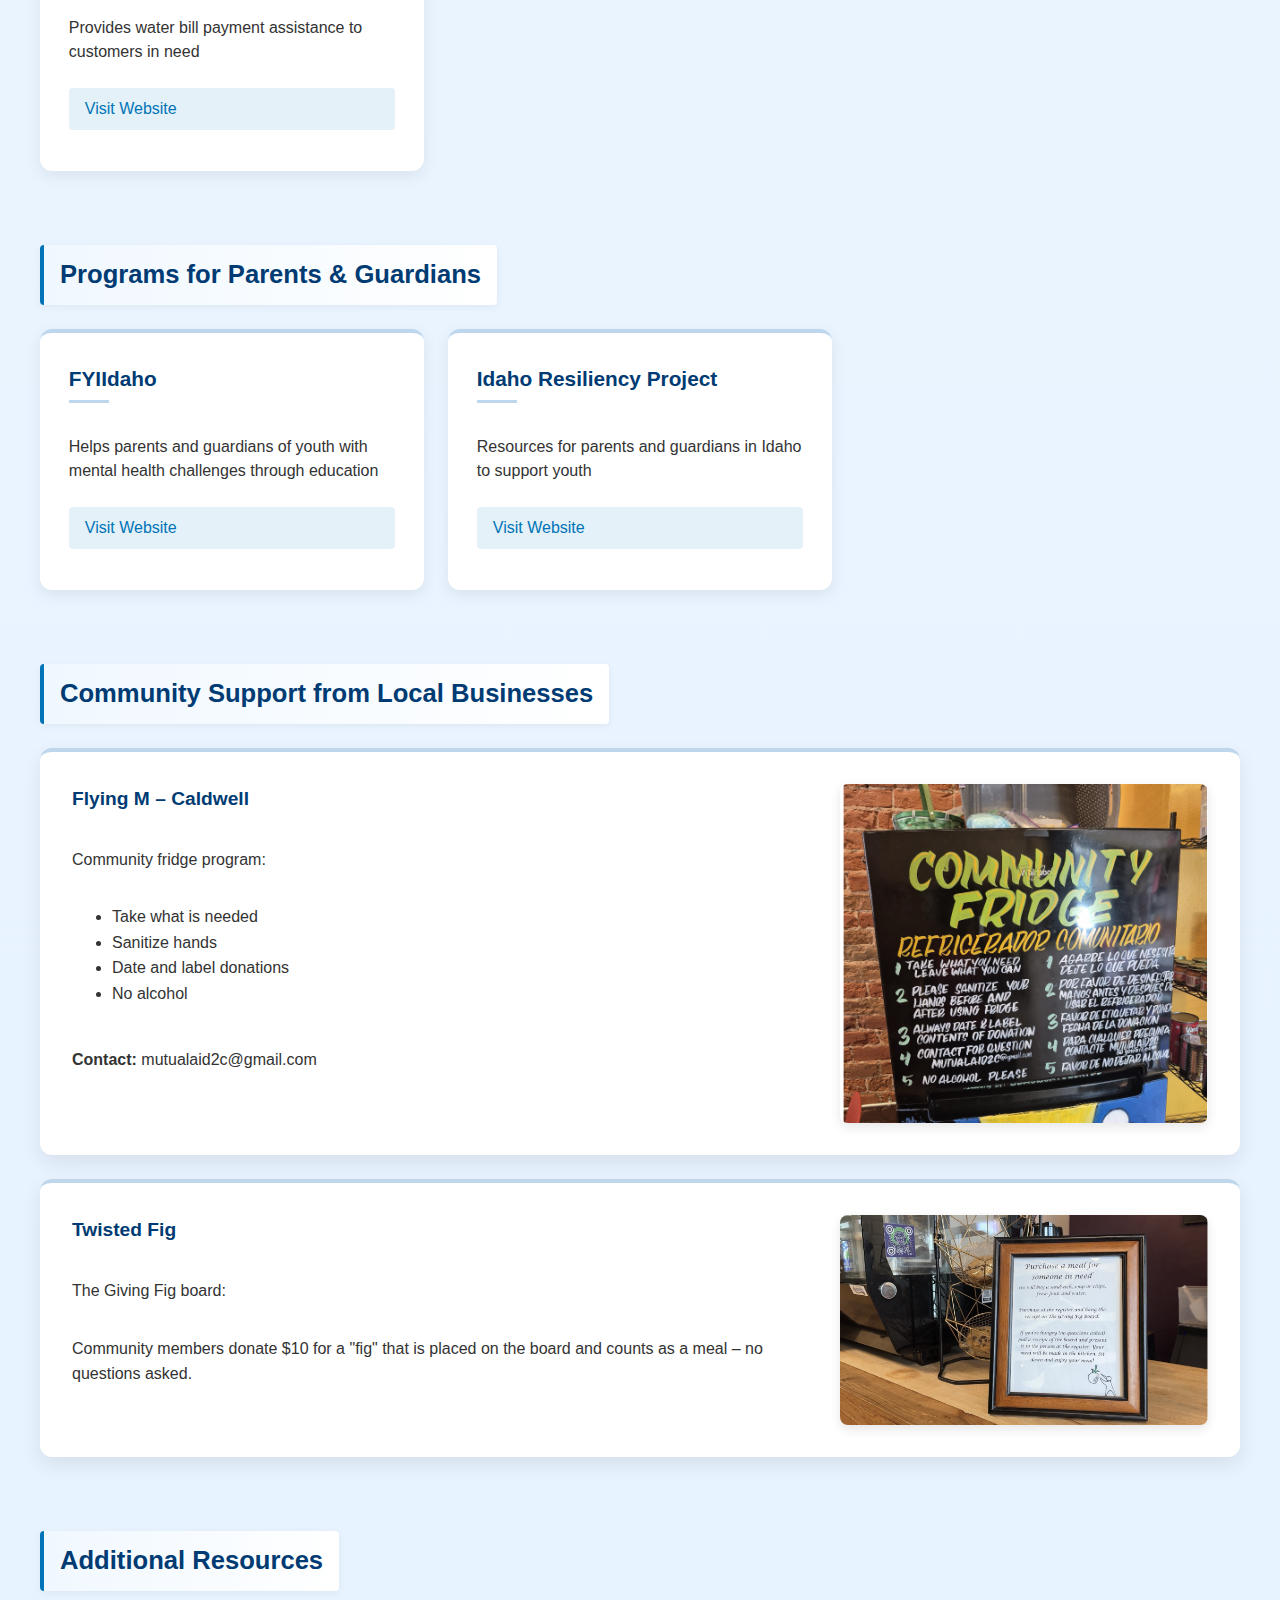
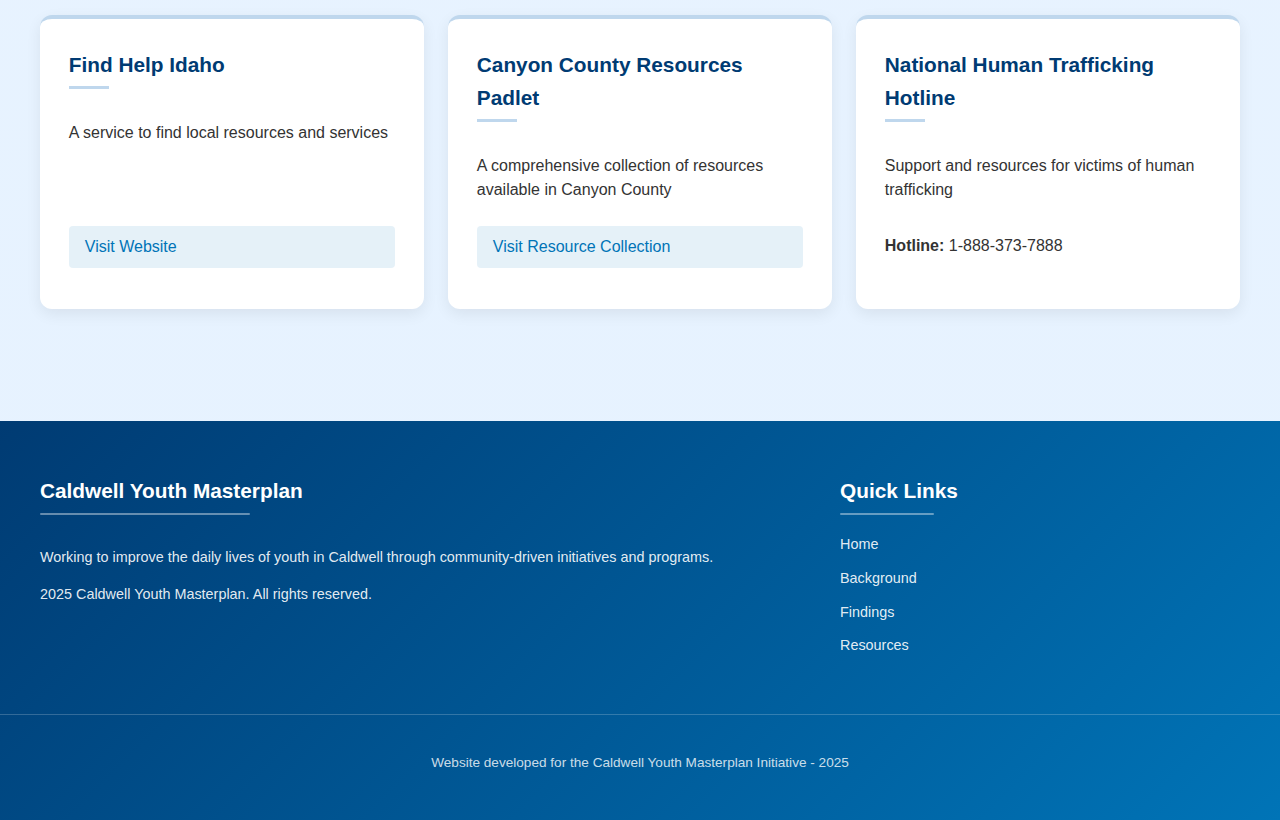
<file: resources.html>
<!DOCTYPE html>
<html lang="en">
<head>
  <meta charset="UTF-8" />
  <meta name="viewport" content="width=device-width, initial-scale=1.0" />
  <title>Resources - Caldwell Youth Masterplan</title>
  <link rel="stylesheet" href="style.css" />
</head>
<body>
  <header>
    <h1>Caldwell Youth Masterplan</h1>
    <nav>
      <a href="index.html">Home</a>
      <a href="background.html">Background</a>
      <a href="findings.html">Findings</a>
      <a href="resources.html">Resources</a>
    </nav>
  </header>

  <main class="resources-section">
    <h2>Youth Resources</h2>
    
    <div class="resource-disclaimer">
      <p>Youth must be 18+ to utilize the majority of these resources without parental consent per the <span class="bill-link" id="billLink">Senate Bill 1329 (Parents' Right in Medical Decision-Making Act)</span>.<br>
      <br>
      <span style="font-size: 0.9em; display: block; margin-top: 0.25em;">
        Parent consent needed regardless of circumstances if under 18.
      </span>
      </p>
      
      <div id="billPopup" class="bill-popup">
        <div class="popup-content">
          <span class="close-popup">&times;</span>
          <h4>Senate Bill 1329</h4>
          <p>Senate Bill 1329, also known as the Parents' Right in Medical Decision-Making Act passed in 2024. This law requires a person under the age of 18 to obtain consent from a parent or guardian before accessing most medical care. This law also requires care providers to give parents access to their minor children's medical records.</p>
        </div>
      </div>
    </div>
    
    <div class="resource-category">
      <h3>Crisis & Mental Health Support</h3>
      <div class="resource-list">
        <div class="resource-item">
          <h4>Idaho Crisis and Suicide Hotline</h4>
          <p>Immediate crisis support and suicide prevention services</p>
          <div class="resource-contact">
            <p><strong>Phone:</strong> 988</p>
          </div>
          <div class="resource-links">
            <a href="https://idahocrisis.org/" target="_blank">Visit Website</a>
          </div>
        </div>
        
        <div class="resource-item">
          <h4>Idaho Youth Ranch Residential Help</h4>
          <p>Residential treatment and support for youth ages 11-17</p>
          <div class="resource-contact">
            <p><strong>Phone:</strong> 208-996-2896</p>
          </div>
          <div class="resource-links">
            <a href="https://www.youthranch.org/rchr" target="_blank">Visit Website</a>
          </div>
        </div>
        
        <div class="resource-item">
          <h4>Western Idaho Community Crisis Center</h4>
          <p>Walk-in care for those 18 and older experiencing a mental health crisis</p>
          <div class="resource-contact">
            <p><strong>Address:</strong> 524 Cleveland Blvd., Suite 160, Caldwell, ID 83605</p>
            <p><strong>Phone:</strong> (208) 402-1044</p>
          </div>
          <div class="resource-links">
            <a href="https://www.widccc.org/" target="_blank">Visit Website</a>
          </div>
        </div>
        
        <div class="resource-item">
          <h4>Youth ROC</h4>
          <p>Youth support programs (parent consent required)</p>
          <div class="resource-contact">
            <p><strong>Location:</strong> AAFV Hope Lane Office</p>
            <p><strong>Address:</strong> 1508 Hope Ln, Caldwell, ID 83605</p>
          </div>
        </div>
      </div>
    </div>
    
    <div class="resource-category">
      <h3>Community Health & Education</h3>
      <div class="resource-list">
        <div class="resource-item">
          <h4>Western Idaho Community Health Collaborative</h4>
          <p>FREE workshops focused on mental health awareness and support</p>
          <p>Available workshops include:</p>
          <ul>
            <li>Mental Health First Aid/Youth Mental Health First Aid</li>
            <li>Question, Persuade, Refer (QPR)</li>
            <li>Naloxone Training</li>
            <li>S.A.V.E.</li>
            <li>Strengthening Families</li>
          </ul>
        </div>
        
        <div class="resource-item">
          <h4>Idaho 2-1-1</h4>
          <p>A comprehensive database of free and low-cost health and human services</p>
          <div class="resource-contact">
            <p><strong>Phone:</strong> 211</p>
          </div>
        </div>
        
        <div class="resource-item">
          <h4>LGBTQ National Help Center</h4>
          <p>Free and confidential support and information for LGBTQ+ individuals nationwide</p>
          <div class="resource-links">
            <a href="https://lgbthotline.org/" target="_blank">Visit Website</a>
          </div>
        </div>
        
        <div class="resource-item">
          <h4>Love is Respect</h4>
          <p>National resource that prevents abusive relationships by empowering young people through education and resources</p>
          <div class="resource-links">
            <a href="https://www.loveisrespect.org/" target="_blank">Visit Website</a>
          </div>
        </div>
      </div>
    </div>
    
    <div class="resource-category">
      <h3>Safety & Support Services</h3>
      <div class="resource-list">
        <div class="resource-item">
          <h4>Faces of Hope</h4>
          <p>Provides a safety net for men, women, and children experiencing domestic violence, sexual assault, child abuse, stalking, or human trafficking</p>
        </div>
        
        <div class="resource-item">
          <h4>Idaho Anti-Trafficking Coalition</h4>
          <p>Support and resources for victims of human trafficking</p>
          <div class="resource-contact">
            <p><strong>24/7 Crisis Hotline:</strong> Call or text (208) 630-6601</p>
            <p><strong>Office Phone:</strong> (208) 630-6601</p>
            <p><strong>Address:</strong> 711 W. Franklin Street, Boise, Idaho 83702</p>
          </div>
        </div>
        
        <div class="resource-item">
          <h4>Advocates Against Family Violence</h4>
          <p>Emergency shelter, crisis services, and resources to eliminate domestic abuse</p>
          <div class="resource-contact">
            <p><strong>24/7 Hotline:</strong> (208) 459-4779</p>
            <p><strong>Address:</strong> 1508 Hope Ln, Caldwell, ID 83605</p>
          </div>
          <div class="resource-links">
            <a href="https://www.aafvhope.org/services/" target="_blank">Visit Website</a>
          </div>
        </div>
        
        <div class="resource-item">
          <h4>Sexual Assault Response Team (SART)</h4>
          <p>Coordinated community response to sexual assault</p>
          <div class="resource-links">
            <a href="https://www.nsvrc.org/sarts" target="_blank">National Sexual Violence Resource Center</a>
          </div>
        </div>
      </div>
    </div>
    
    <div class="resource-category">
      <h3>Youth Programs & Activities</h3>
      <div class="resource-list">
        <div class="resource-item">
          <h4>YMCA – Caldwell Programs</h4>
          <p>Various youth programs for all ages:</p>
          <ul>
            <li>YMCA summer day camp (ages 5-12)</li>
            <li>YMCA summer specialty camps</li>
            <li>Swim lessons (all ages)</li>
            <li>Martial Arts</li>
            <li>AquAbility</li>
            <li>Dance, Tumble, Cheer</li>
            <li>Youth fitness</li>
            <li>High school/club swim team</li>
            <li>Youth monthly enrichment programs (ages 6-17)</li>
            <li>Infant/preK monthly enrichment</li>
          </ul>
        </div>
        
        <div class="resource-item">
          <h4>Salvation Army Youth Programs</h4>
          <p>Various youth development programs:</p>
          <ul>
            <li>Music education</li>
            <li>Dance (contact 208-459-2011)</li>
            <li>Sports ministry</li>
            <li>Troops</li>
            <li>Character Building programs</li>
          </ul>
          <div class="resource-links">
            <a href="https://caldwell.salvationarmy.org/caldwell/youth-programs/" target="_blank">Visit Website</a>
          </div>
        </div>
      </div>
    </div>
    
    <div class="resource-category">
      <h3>Family Support & Housing</h3>
      <div class="resource-list">
        <div class="resource-item">
          <h4>AAFV Housing</h4>
          <p>Housing assistance programs:</p>
          <ul>
            <li>Hopes Door: open 120 days for emergency housing of women and children</li>
            <li>Hope Plaza Apartments</li>
            <li>NSP Housing program</li>
            <li>Transitional and Permanent Supporting Housing options</li>
          </ul>
          <div class="resource-links">
            <a href="https://www.aafvhope.org/services/" target="_blank">Visit Website</a>
          </div>
        </div>
        
        <div class="resource-item">
          <h4>Baby Haven</h4>
          <p>Program for low-income families who are either expecting a child or have a child under 24 months old</p>
          <p>Applications available at The Salvation Army in Caldwell</p>
          <div class="resource-links">
            <a href="https://caldwell.salvationarmy.org/caldwell/baby-haven/" target="_blank">Visit Website</a>
          </div>
        </div>
        
        <div class="resource-item">
          <h4>Adolescent Pregnancy Prevention</h4>
          <p>Family planning and pregnancy prevention resources</p>
          <div class="resource-links">
            <a href="https://swdh.id.gov/clinic-services/reproductive-health/family-planning/" target="_blank">Southwest District Health</a>
            <a href="https://phd5.idaho.gov/teen-pregnancy-prevention/" target="_blank">South Central Public Health District</a>
          </div>
        </div>
        
        <div class="resource-item">
          <h4>Caldwell Cares</h4>
          <p>Provides water bill payment assistance to customers in need</p>
          <div class="resource-links">
            <a href="https://www.cityofcaldwell.org/Residents/Caldwell-Cares" target="_blank">Visit Website</a>
          </div>
        </div>
      </div>
    </div>
    
    <div class="resource-category">
      <h3>Programs for Parents & Guardians</h3>
      <div class="resource-list">
        <div class="resource-item">
          <h4>FYIIdaho</h4>
          <p>Helps parents and guardians of youth with mental health challenges through education</p>
          <div class="resource-links">
            <a href="https://www.fyidaho.org/parents-caregivers/" target="_blank">Visit Website</a>
          </div>
        </div>
        
        <div class="resource-item">
          <h4>Idaho Resiliency Project</h4>
          <p>Resources for parents and guardians in Idaho to support youth</p>
          <div class="resource-links">
            <a href="https://www.idahoresilienceproject.org/resources" target="_blank">Visit Website</a>
          </div>
        </div>
      </div>
    </div>
    
    <div class="resource-category">
      <h3>Community Support from Local Businesses</h3>
      <div class="resource-list">
        <div class="resource-item-wide">
          <div class="resource-content">
            <h4>Flying M – Caldwell</h4>
            <p>Community fridge program:</p>
            <ul>
              <li>Take what is needed</li>
              <li>Sanitize hands</li>
              <li>Date and label donations</li>
              <li>No alcohol</li>
            </ul>
            <div class="resource-contact">
              <p><strong>Contact:</strong> mutualaid2c@gmail.com</p>
            </div>
          </div>
          <img src="images/FlyingM.png" alt="Flying M Coffeehouse in Caldwell" class="resource-image">
        </div>
        
        <div class="resource-item-wide">
          <div class="resource-content">
            <h4>Twisted Fig</h4>
            <p>The Giving Fig board:</p>
            <p>Community members donate $10 for a "fig" that is placed on the board and counts as a meal – no questions asked.</p>
          </div>
          <img src="images/TwistedFig.png" alt="Twisted Fig restaurant in Caldwell" class="resource-image">
        </div>
      </div>
    </div>
    
    <div class="resource-category">
      <h3>Additional Resources</h3>
      <div class="resource-list">
        <div class="resource-item">
          <h4>Find Help Idaho</h4>
          <p>A service to find local resources and services</p>
          <div class="resource-links">
            <a href="https://www.findhelpidaho.org/" target="_blank">Visit Website</a>
          </div>
        </div>

        <div class="resource-item">
          <h4>Canyon County Resources Padlet</h4>
          <p>A comprehensive collection of resources available in Canyon County</p>
          <div class="resource-links">
            <a href="https://padlet.com/safefamiliestreasurevalley/canyon-county-resources-5e9vypafvsp4y6ai" target="_blank">Visit Resource Collection</a>
          </div>
        </div>
        
        <div class="resource-item">
          <h4>National Human Trafficking Hotline</h4>
          <p>Support and resources for victims of human trafficking</p>
          <div class="resource-contact">
            <p><strong>Hotline:</strong> 1-888-373-7888</p>
          </div>
        </div>
      </div>
    </div>
  </main>

  <a href="#" class="back-to-top" id="backToTop">↑</a>
  
  <footer>
    <div class="footer-content">
      <div class="footer-info">
        <h3>Caldwell Youth Masterplan</h3>
        <p>Working to improve the daily lives of youth in Caldwell through community-driven initiatives and programs.</p>
        <p>2025 Caldwell Youth Masterplan. All rights reserved.</p>
      </div>
      
      <div class="footer-links">
        <h3>Quick Links</h3>
        <ul>
          <li><a href="index.html">Home</a></li>
          <li><a href="background.html">Background</a></li>
          <li><a href="findings.html">Findings</a></li>
          <li><a href="resources.html">Resources</a></li>
        </ul>
      </div>
      
      <!-- Contact section saved for future implementation
      <div class="footer-links">
        <h3>Contact</h3>
        <ul>
          <li>City of Caldwell</li>
          <li>411 Blaine St</li>
          <li>Caldwell, ID 83605</li>
          <li><a href="tel:+12084555000">(208) 455-5000</a></li>
        </ul>
      </div>
      -->
    </div>
    
    <div class="footer-bottom">
      <p>Website developed for the Caldwell Youth Masterplan Initiative - 2025</p>
    </div>
  </footer>

  <script>
    // Back to Top Button Functionality
    const backToTopButton = document.getElementById('backToTop');
    
    window.addEventListener('scroll', () => {
      if (window.scrollY > 300) {
        backToTopButton.classList.add('visible');
      } else {
        backToTopButton.classList.remove('visible');
      }
    });
    
    backToTopButton.addEventListener('click', (e) => {
      e.preventDefault();
      window.scrollTo({
        top: 0,
        behavior: 'smooth'
      });
    });
    
    // Get the popup elements
    const billLink = document.getElementById('billLink');
    const billPopup = document.getElementById('billPopup');
    const closeButton = document.querySelector('.close-popup');
    
    // Show the popup when the link is clicked
    billLink.addEventListener('click', function() {
      billPopup.style.display = 'flex';
    });
    
    // Close the popup when the close button is clicked
    closeButton.addEventListener('click', function() {
      billPopup.style.display = 'none';
    });
    
    // Close the popup when clicking outside of it
    window.addEventListener('click', function(event) {
      if (event.target === billPopup) {
        billPopup.style.display = 'none';
      }
    });
  </script>
</body>
</html>
</file>
<file: style.css>
body {
  margin: 0;
  font-family: 'Segoe UI', Tahoma, Geneva, Verdana, sans-serif;
  background-color: #f0f8ff;
  background-image: linear-gradient(to bottom, #f0f8ff, #e6f2ff);
  color: #333;
  /* Setting up for sticky footer */
  display: flex;
  flex-direction: column;
  min-height: 100vh; /* Make body at least the height of the viewport */
  line-height: 1.6;
}

header {
  background: linear-gradient(135deg, #003B73, #0074B7);
  color: white;
  padding: 1.5rem 1rem;
  text-align: center;
  box-shadow: 0 2px 10px rgba(0, 0, 0, 0.1);
}

header h1 {
  margin-bottom: 1rem;
  font-size: 2.2rem;
  text-shadow: 1px 1px 2px rgba(0, 0, 0, 0.2);
}

nav {
  display: flex;
  justify-content: center;
  flex-wrap: wrap;
}

nav a {
  margin: 0.5rem 15px;
  color: white;
  text-decoration: none;
  font-weight: bold;
  padding: 0.5rem 1rem;
  border-radius: 4px;
  transition: all 0.3s ease;
}

nav a:hover {
  background-color: rgba(255, 255, 255, 0.2);
  transform: translateY(-2px);
  text-decoration: none;
}

/* Commented out intro section styles as they're no longer used in the HTML
.intro {
  padding: 2rem;
  text-align: center;
}

.intro h2 {
  color: #003B73;
}
*/

/* Home page layout and styling */
.home-content {
  display: flex;
  flex-direction: column;
  justify-content: center;
  align-items: center;
  gap: 4rem;
  padding: 3rem 2rem;
  max-width: 1000px;
  margin: 0 auto;
  flex: 1;
  margin-top: 2rem;
  position: relative;
}

/* Spacing between main sections */
.intro {
  margin-bottom: 1rem;
}

.cta-box {
  margin-top: 1rem;
}

@media (max-width: 900px) {
  .home-content {
    gap: 3rem;
    padding: 2rem 1rem;
  }
  
  .intro, .cta-box {
    max-width: 95%;
    width: 100%;
    margin-top: 0;
    margin-bottom: 1rem;
  }
}

/* Intro section styles */
.intro {
  padding: 3.5rem;
  text-align: center;
  max-width: 800px;
  width: 100%;
  background-color: white;
  border-radius: 12px;
  box-shadow: 0 8px 20px rgba(0, 0, 0, 0.08);
  margin-top: 0;
  position: relative;
  z-index: 1;
  border-top: 5px solid #0074B7;
  animation: fadeIn 0.8s ease-out;
}

@keyframes fadeIn {
  from { 
    opacity: 0; 
    transform: translateY(20px); 
  }
  to { 
    opacity: 1; 
    transform: translateY(0); 
  }
}

.intro h2 {
  color: #003B73;
  margin-bottom: 1.8rem;
  font-size: 2.2rem;
  position: relative;
  display: inline-block;
}

.intro h2:after {
  content: '';
  position: absolute;
  left: 25%;
  bottom: -12px;
  width: 50%;
  height: 3px;
  background-color: #BFD7ED;
  border-radius: 2px;
}

.intro p {
  margin-bottom: 2rem;
  line-height: 1.8;
  font-size: 1.25rem;
  max-width: 600px;
  margin-left: auto;
  margin-right: auto;
}

.action-buttons {
  margin-top: 2.5rem;
}

.button {
  display: inline-block;
  background: linear-gradient(135deg, #0074B7, #003B73);
  color: white;
  text-decoration: none;
  padding: 1rem 2rem;
  border-radius: 30px;
  font-weight: bold;
  font-size: 1.1rem;
  transition: all 0.3s ease;
  box-shadow: 0 4px 12px rgba(0, 116, 183, 0.25);
  border: none;
  cursor: pointer;
}

.button:hover {
  transform: translateY(-3px);
  box-shadow: 0 6px 15px rgba(0, 116, 183, 0.35);
  color: white;
  text-decoration: none;
}

/* Resources page styles */
.resources-section {
  padding: 2rem;
  max-width: 1200px;
  margin: 0 auto;
  /* Add to push footer down */
  flex: 1;
}

.resources-section h2 {
  color: #003B73;
  text-align: center;
  margin-bottom: 2.5rem;
  font-size: 2.2rem;
  position: relative;
  padding-bottom: 0.8rem;
}

.resources-section h2:after {
  content: '';
  position: absolute;
  bottom: 0;
  left: 50%;
  transform: translateX(-50%);
  width: 80px;
  height: 4px;
  background: linear-gradient(to right, #BFD7ED, #0074B7);
  border-radius: 2px;
}

.resource-grid {
  display: grid;
  grid-template-columns: repeat(auto-fit, minmax(300px, 1fr));
  gap: 2rem;
}

.resource-card {
  background-color: white;
  border-radius: 8px;
  padding: 1.5rem;
  box-shadow: 0 2px 5px rgba(0, 0, 0, 0.1);
}

.resource-card h3 {
  color: #003B73;
  margin-bottom: 1rem;
}

.resource-card p {
  margin-bottom: 1.5rem;
  line-height: 1.5;
}

/* Additional Resource Page Styles */
.resource-disclaimer {
  background: linear-gradient(135deg, #0074B7, #003B73);
  color: white;
  padding: 1.5rem;
  margin-bottom: 2.5rem;
  border-radius: 12px;
  text-align: center;
  font-weight: bold;
  box-shadow: 0 8px 20px rgba(0, 59, 115, 0.2);
  position: relative;
  overflow: hidden;
}

.resource-disclaimer:before {
  content: '!';
  position: absolute;
  top: 5px;
  left: 15px;
  font-size: 2.5rem;
  opacity: 0.2;
  font-weight: bold;
}

.resource-category {
  margin-top: 3rem;
  margin-bottom: 1.5rem;
}

.resource-category h3 {
  color: #003B73;
  font-size: 1.6rem;
  margin-bottom: 1.5rem;
  padding: 0.6rem 1rem;
  background: linear-gradient(to right, #f0f8ff, white);
  border-left: 4px solid #0074B7;
  border-radius: 4px;
  box-shadow: 0 2px 8px rgba(0, 0, 0, 0.05);
  display: inline-block;
}

.resource-list {
  display: grid;
  grid-template-columns: repeat(auto-fill, minmax(350px, 1fr));
  gap: 1.5rem;
  margin-bottom: 2rem;
}

.resource-item {
  background-color: white;
  border-radius: 12px;
  padding: 1.8rem;
  box-shadow: 0 5px 15px rgba(0, 0, 0, 0.07);
  display: flex;
  flex-direction: column;
  border-top: 4px solid #BFD7ED;
  transition: all 0.3s ease;
}

.resource-item:hover {
  transform: translateY(-5px);
  box-shadow: 0 8px 25px rgba(0, 59, 115, 0.15);
  border-top-color: #0074B7;
}

.resource-item h4 {
  color: #003B73;
  margin-top: 0;
  margin-bottom: 1rem;
  font-size: 1.3rem;
  position: relative;
  display: inline-block;
  padding-bottom: 0.5rem;
}

.resource-item h4:after {
  content: '';
  position: absolute;
  left: 0;
  bottom: 0;
  width: 40px;
  height: 3px;
  background-color: #BFD7ED;
  transition: width 0.3s ease;
}

.resource-item:hover h4:after {
  width: 100%;
  background-color: #0074B7;
}

.resource-item p {
  margin-bottom: 0.5rem;
  line-height: 1.5;
}

.resource-contact {
  margin-top: 0.5rem;
}

.resource-image-placeholder {
  background-color: #f0f8ff;
  border: 1px dashed #BFD7ED;
  height: 150px;
  display: flex;
  justify-content: center;
  align-items: center;
  margin-bottom: 1rem;
  color: #0074B7;
  font-style: italic;
}

.resource-links {
  margin-top: auto;
  padding-top: 1rem;
}

.resource-links a {
  color: #0074B7;
  text-decoration: none;
  display: block;
  margin-bottom: 0.8rem;
  padding: 0.5rem 1rem;
  border-radius: 4px;
  transition: all 0.3s ease;
  background-color: rgba(0, 116, 183, 0.1);
  font-weight: 500;
}

.resource-links a:hover {
  background-color: rgba(0, 116, 183, 0.2);
  color: #003B73;
  transform: translateX(5px);
  box-shadow: 0 2px 5px rgba(0, 0, 0, 0.1);
  text-decoration: none;
}

.resource-tag {
  background-color: #e0f7fa;
  color: #003B73;
  font-size: 0.8rem;
  padding: 0.3rem 0.6rem;
  border-radius: 20px;
  display: inline-block;
  margin-right: 0.5rem;
  margin-bottom: 0.5rem;
}

/* Special wide card for local business resources */
.resource-item-wide {
  background-color: white;
  border-radius: 12px;
  padding: 2rem;
  box-shadow: 0 8px 20px rgba(0, 0, 0, 0.08);
  display: grid;
  grid-template-columns: 2fr 1fr;
  gap: 2rem;
  grid-column: 1 / -1; /* Make the card span the full width of the grid */
  border-top: 4px solid #BFD7ED;
  transition: all 0.3s ease;
  overflow: hidden;
}

.resource-item-wide:hover {
  transform: translateY(-5px);
  box-shadow: 0 12px 30px rgba(0, 59, 115, 0.15);
  border-top-color: #0074B7;
}

.resource-item-wide .resource-content {
  display: flex;
  flex-direction: column;
}

.resource-item-wide h4 {
  color: #003B73;
  margin-top: 0;
  margin-bottom: 1rem;
  font-size: 1.2rem;
}

.resource-item-wide .resource-image {
  width: 100%;
  height: 100%;
  object-fit: cover;
  border-radius: 8px;
  box-shadow: 0 4px 12px rgba(0, 0, 0, 0.1);
  transition: all 0.3s ease;
}

.resource-item-wide:hover .resource-image {
  transform: scale(1.03);
  box-shadow: 0 6px 15px rgba(0, 0, 0, 0.15);
}

.resource-item-wide .resource-image-placeholder {
  height: 100%;
  margin-bottom: 0;
}

@media (max-width: 768px) {
  .resource-item-wide {
    grid-template-columns: 1fr;
  }
  
  .resource-item-wide .resource-image-placeholder {
    height: 200px;
    order: -1; /* Place image above content on mobile */
  }
  
  .resource-item-wide .resource-image {
    height: 200px;
    order: -1; /* Place image above content on mobile */
  }
}

/* Background page styles */
.background-section {
  padding: 2rem;
  max-width: 1200px;
  margin: 0 auto;
  /* Add to push footer down */
  flex: 1;
}

.background-section h2 {
  color: #003B73;
  text-align: center;
  margin-bottom: 2.5rem;
  font-size: 2.2rem;
  position: relative;
  padding-bottom: 0.8rem;
}

.background-section h2:after {
  content: '';
  position: absolute;
  bottom: 0;
  left: 50%;
  transform: translateX(-50%);
  width: 80px;
  height: 4px;
  background: linear-gradient(to right, #BFD7ED, #0074B7);
  border-radius: 2px;
}

.background-content {
  display: flex;
  justify-content: space-between;
  gap: 2rem;
  max-width: 1200px;
  margin: 0 auto;
  align-items: start;
}

@media (max-width: 900px) {
  .background-content {
    flex-direction: column;
    align-items: center;
  }
  
  .cta-box {
    margin-top: 2rem;
  }
}

.background-text {
  background-color: white;
  border-radius: 12px;
  padding: 2.5rem;
  box-shadow: 0 8px 20px rgba(0, 0, 0, 0.08);
  max-width: 750px; /* Adjusted max-width to accommodate the CTA box */
  width: 100%; /* Ensure it takes full width on smaller screens */
  flex-grow: 1; /* Allow it to take available space */
  border-top: 5px solid #0074B7;
}

.background-text h3 {
  color: #003B73;
  margin-top: 2rem;
  margin-bottom: 1.2rem;
  font-size: 1.5rem;
  position: relative;
  display: inline-block;
  padding-bottom: 0.5rem;
}

.background-text h3:after {
  content: '';
  position: absolute;
  left: 0;
  bottom: 0;
  width: 40px;
  height: 3px;
  background-color: #BFD7ED;
}

.background-text p, 
.background-text ul, 
.background-text ol {
  margin-bottom: 1rem;
  line-height: 1.6;
}

.background-text ul, 
.background-text ol {
  padding-left: 1.5rem;
}

.cta-box {
  background: linear-gradient(145deg, #0074B7, #005a8e);
  color: white;
  border-radius: 12px;
  padding: 3rem;
  max-width: 800px;
  width: 100%;
  margin-left: auto;
  margin-right: auto;
  box-shadow: 0 10px 25px rgba(0, 59, 115, 0.25);
  position: relative;
  overflow: hidden;
  animation: fadeIn 0.8s ease-out 0.3s backwards;
}

.cta-box:before {
  content: '';
  position: absolute;
  top: -50px;
  right: -50px;
  width: 100px;
  height: 100px;
  border-radius: 50%;
  background-color: rgba(255, 255, 255, 0.1);
  z-index: 0;
}

.cta-box:after {
  content: '';
  position: absolute;
  bottom: -60px;
  left: -60px;
  width: 120px;
  height: 120px;
  border-radius: 50%;
  background-color: rgba(255, 255, 255, 0.1);
  z-index: 0;
}

.cta-box h3 {
  margin-top: 0;
  margin-bottom: 2rem;
  font-size: 2rem;
  text-align: center;
  border-bottom: 2px solid rgba(255, 255, 255, 0.3);
  padding-bottom: 1rem;
  position: relative;
  z-index: 1;
  text-shadow: 1px 1px 2px rgba(0, 0, 0, 0.2);
}

.cta-content {
  display: flex;
  flex-direction: row;
  align-items: center;
  justify-content: space-between;
  gap: 2rem;
}

.cta-text {
  text-align: left;
  flex: 1;
}

.cta-text p {
  margin-bottom: 1.5rem;
  font-size: 1.2rem;
  line-height: 1.5;
  text-shadow: 1px 1px 2px rgba(0, 0, 0, 0.1);
}

.cta-qr {
  display: flex;
  flex-direction: column;
  align-items: center;
}

.qr-code {
  width: 180px;
  height: auto;
  border: 6px solid white;
  border-radius: 10px;
  background-color: white;
  margin-bottom: 0.8rem;
  box-shadow: 0 4px 15px rgba(0, 0, 0, 0.15);
  transition: all 0.3s ease;
  animation: qrPulse 2s infinite;
}

/* QR code animation */
@keyframes qrPulse {
  0% {
    box-shadow: 0 0 0 0 rgba(255, 255, 255, 0.7);
  }
  70% {
    box-shadow: 0 0 0 10px rgba(255, 255, 255, 0);
  }
  100% {
    box-shadow: 0 0 0 0 rgba(255, 255, 255, 0);
  }
}

.qr-code:hover {
  transform: scale(1.05);
  box-shadow: 0 6px 20px rgba(0, 0, 0, 0.2);
  animation: none;
}

/* Make CTA section responsive */
@media (max-width: 650px) {
  .cta-content {
    flex-direction: column;
  }
  
  .cta-text {
    text-align: center;
    margin-bottom: 1.5rem;
  }
}

.qr-caption {
  font-size: 1rem;
  opacity: 0.95;
  margin-top: 0.5rem;
  font-weight: 600;
  background-color: rgba(0, 0, 0, 0.15);
  padding: 6px 15px;
  border-radius: 20px;
  letter-spacing: 0.5px;
  box-shadow: 0 3px 10px rgba(0, 0, 0, 0.1);
}

.cta-box .button {
  background-color: white;
  color: white;
  border: none;
  padding: 1rem 2rem;
  font-weight: 800;
  font-size: 1.1rem;
  transition: all 0.3s ease;
  border-radius: 30px;
  box-shadow: 0 4px 12px rgba(0, 0, 0, 0.15);
  letter-spacing: 0.5px;
  text-shadow: 0px 0px 1px rgba(0, 0, 0, 0.2);
}

.cta-box .button:hover {
  background-color: #f0f8ff;
  color: #002550;
  transform: translateY(-3px);
  box-shadow: 0 6px 15px rgba(0, 0, 0, 0.2);
}

.cta-box ul {
  margin-bottom: 1.5rem;
  padding-left: 1.5rem;
}

/* Home page CTA box styling */
.home-cta-box {
  background-color: #0074B7;
  color: white;
  border-radius: 8px;
  padding: 2.5rem 1.5rem 1.5rem;
  box-shadow: 0 4px 15px rgba(0, 0, 0, 0.2);
  max-width: 350px;
  height: fit-content;
  margin-top: 0;
  position: relative;
  z-index: 1;
}

.home-cta-box h3 {
  margin-top: 0;
  margin-bottom: 1.2rem;
  font-size: 1.5rem;
  text-align: center;
  border-bottom: 2px solid rgba(255, 255, 255, 0.3);
  padding-bottom: 0.7rem;
}

/* Findings page styles */
.findings-section {
  padding: 2rem;
  max-width: 1200px;
  margin: 0 auto;
  /* Add to push footer down */
  flex: 1;
}

.findings-section h2 {
  color: #003B73;
  text-align: center;
  margin-bottom: 2.5rem;
  font-size: 2.2rem;
  position: relative;
  padding-bottom: 0.8rem;
}

.findings-section h2:after {
  content: '';
  position: absolute;
  bottom: 0;
  left: 50%;
  transform: translateX(-50%);
  width: 80px;
  height: 4px;
  background: linear-gradient(to right, #BFD7ED, #0074B7);
  border-radius: 2px;
}

/* Enhanced Findings Page Styles */
.findings-intro {
  background-color: white;
  padding: 2.2rem;
  border-radius: 12px;
  box-shadow: 0 8px 20px rgba(0, 0, 0, 0.08);
  margin-bottom: 2.5rem;
  text-align: center;
  max-width: 850px;
  margin-left: auto;
  margin-right: auto;
  position: relative;
  border-top: 5px solid #0074B7;
  background: linear-gradient(to bottom, #ffffff, #f8fbff);
}

.findings-intro:before {
  content: '';
  position: absolute;
  top: -15px;
  left: 50%;
  transform: translateX(-50%);
  width: 30px;
  height: 30px;
  background-color: #0074B7;
  border-radius: 50%;
  box-shadow: 0 0 0 5px white;
  z-index: 1;
}

.findings-intro p {
  font-size: 1.15rem;
  line-height: 1.8;
  margin: 0;
  color: #333;
}

.findings-container {
  display: grid;
  grid-template-columns: 2fr 1fr;
  gap: 2rem;
  margin-bottom: 2rem;
}

@media (max-width: 900px) {
  .findings-container {
    grid-template-columns: 1fr;
  }
  
  .findings-sidebar {
    order: -1;
  }
}

.findings-main {
  display: flex;
  flex-direction: column;
  gap: 2rem;
}

.findings-card {
  background-color: white;
  padding: 2.2rem;
  border-radius: 12px;
  box-shadow: 0 8px 20px rgba(0, 0, 0, 0.08);
  border-left: 5px solid #0074B7;
  transition: transform 0.3s ease;
}

.findings-card:hover {
  transform: translateY(-5px);
}

.findings-card h3 {
  color: #003B73;
  margin-top: 0;
  margin-bottom: 1.5rem;
  font-size: 1.5rem;
  border-bottom: 3px solid #BFD7ED;
  padding-bottom: 0.8rem;
  position: relative;
}

.key-questions {
  margin-top: 1.5rem;
}

.key-questions h4 {
  color: #0074B7;
  margin-bottom: 1rem;
}

.key-questions ul {
  padding-left: 1.2rem;
}

.key-questions li {
  margin-bottom: 0.8rem;
  line-height: 1.5;
}

.themes-grid {
  display: grid;
  grid-template-columns: repeat(auto-fill, minmax(250px, 1fr));
  gap: 1.5rem;
}

.theme-item {
  background-color: #f8fbff;
  padding: 1.5rem;
  border-radius: 8px;
  border-left: 4px solid #0074B7;
  transition: transform 0.2s ease, box-shadow 0.2s ease;
}

.theme-item:hover {
  transform: translateY(-3px);
  box-shadow: 0 4px 8px rgba(0, 0, 0, 0.1);
}

.theme-icon {
  color: #0074B7;
  font-size: 1.8rem;
  margin-bottom: 0.8rem;
  text-align: center;
}

.theme-item h4 {
  color: #003B73;
  margin: 0.5rem 0;
  text-align: center;
}

.theme-item p {
  margin: 0;
  line-height: 1.5;
  text-align: center;
}

.action-implications {
  list-style: none;
  padding: 0;
  margin: 0;
}

.action-implications li {
  margin-bottom: 1rem;
  padding: 1rem;
  background-color: #f8fbff;
  border-radius: 6px;
  border-left: 4px solid #0074B7;
}

.implication-lead {
  font-weight: bold;
  color: #003B73;
  display: block;
  margin-bottom: 0.4rem;
}

.findings-sidebar {
  display: flex;
  flex-direction: column;
  gap: 2rem;
}

.quotes-box {
  background: linear-gradient(145deg, #003B73, #002855);
  color: white;
  border-radius: 12px;
  padding: 2rem;
  box-shadow: 0 8px 20px rgba(0, 59, 115, 0.25);
  position: relative;
  overflow: hidden;
}

.quotes-box:before {
  content: '"';
  position: absolute;
  top: -20px;
  right: 20px;
  font-size: 8rem;
  font-family: Georgia, serif;
  opacity: 0.1;
  color: #BFD7ED;
}

.quotes-box h3 {
  margin-top: 0;
  margin-bottom: 1.5rem;
  text-align: center;
  font-size: 1.4rem;
  border-bottom: 2px solid rgba(255, 255, 255, 0.3);
  padding-bottom: 0.8rem;
  text-shadow: 1px 1px 2px rgba(0, 0, 0, 0.2);
  position: relative;
}

.quote {
  margin-bottom: 1.5rem;
  position: relative;
  padding: 1rem 1rem 1rem 1.5rem;
  border-left: 3px solid #BFD7ED;
  background-color: rgba(255, 255, 255, 0.1);
  border-radius: 0 6px 6px 0;
  transition: all 0.3s ease;
}

.quote:hover {
  transform: translateX(5px);
  background-color: rgba(255, 255, 255, 0.15);
  border-left-color: white;
}

.quote:last-child {
  margin-bottom: 0;
}

.quote p {
  margin: 0;
  font-style: italic;
  line-height: 1.6;
  text-shadow: 1px 1px 1px rgba(0, 0, 0, 0.1);
  font-size: 1.05rem;
}

/* Mentoring page styles */
.mentoring-section {
  padding: 2rem;
  max-width: 1200px;
  margin: 0 auto;
  /* Add to push footer down */
  flex: 1;
}

.mentoring-section h2 {
  color: #003B73;
  text-align: center;
  margin-bottom: 2.5rem;
  font-size: 2.2rem;
  position: relative;
  padding-bottom: 0.8rem;
}

.mentoring-section h2:after {
  content: '';
  position: absolute;
  bottom: 0;
  left: 50%;
  transform: translateX(-50%);
  width: 80px;
  height: 4px;
  background: linear-gradient(to right, #BFD7ED, #0074B7);
  border-radius: 2px;
}

.mentoring-intro {
  background-color: white;
  padding: 1.5rem;
  border-radius: 8px;
  box-shadow: 0 2px 5px rgba(0, 0, 0, 0.1);
  margin-bottom: 2rem;
  text-align: center;
  max-width: 850px;
  margin-left: auto;
  margin-right: auto;
}

.mentoring-intro p {
  font-size: 1.1rem;
  line-height: 1.6;
  margin: 0;
}

.mentoring-container {
  display: grid;
  grid-template-columns: 2fr 1fr;
  gap: 2rem;
  margin-bottom: 2rem;
}

@media (max-width: 900px) {
  .mentoring-container {
    grid-template-columns: 1fr;
  }
}

.mentoring-options {
  background-color: white;
  padding: 2rem;
  border-radius: 8px;
  box-shadow: 0 2px 5px rgba(0, 0, 0, 0.1);
}

.mentoring-options h3 {
  color: #003B73;
  margin-top: 0;
  margin-bottom: 1.5rem;
  text-align: center;
  font-size: 1.4rem;
}

.program-card {
  background-color: #f8fbff;
  border-radius: 8px;
  padding: 1.5rem;
  margin-bottom: 1.5rem;
  border-left: 5px solid #0074B7;
}

.program-header {
  display: flex;
  justify-content: space-between;
  align-items: center;
  margin-bottom: 1rem;
}

.program-header h4 {
  color: #003B73;
  margin: 0;
  font-size: 1.2rem;
}

.age-range {
  background-color: #0074B7;
  color: white;
  padding: 0.3rem 0.7rem;
  border-radius: 20px;
  font-size: 0.9rem;
  font-weight: bold;
}

.program-details {
  margin: 1rem 0;
  padding-left: 1.5rem;
}

.program-details li {
  margin-bottom: 0.5rem;
}

.mentor-sidebar {
  display: flex;
  flex-direction: column;
  gap: 1.5rem;
}

.impact-box, .testimonial, .become-mentor {
  background-color: white;
  border-radius: 8px;
  padding: 1.5rem;
  box-shadow: 0 2px 5px rgba(0, 0, 0, 0.1);
}

.impact-box {
  background-color: #003B73;
  color: white;
}

.impact-box h3 {
  margin-top: 0;
  margin-bottom: 1.2rem;
  text-align: center;
  font-size: 1.3rem;
}

.impact-stats {
  list-style: none;
  padding: 0;
  margin: 0;
}

.impact-stats li {
  margin-bottom: 0.8rem;
  display: flex;
  align-items: center;
}

.impact-number {
  font-size: 1.4rem;
  font-weight: bold;
  color: #BFD7ED;
  margin-right: 0.5rem;
}

.testimonial {
  font-style: italic;
  position: relative;
  padding-top: 2.5rem;
}

.testimonial:before {
  content: "“";
  position: absolute;
  top: 0.5rem;
  left: 1rem;
  font-size: 4rem;
  color: #BFD7ED;
  font-family: Georgia, serif;
  line-height: 1;
}

.testimonial-author {
  text-align: right;
  margin-top: 1rem;
  margin-bottom: 0;
  font-weight: bold;
  font-style: normal;
}

.become-mentor {
  text-align: center;
}

.become-mentor h3 {
  color: #003B73;
  margin-top: 0;
  margin-bottom: 1rem;
}

.button-accent {
  background-color: #003B73;
}

.button-accent:hover {
  background-color: #002855;
}

.mentor-faqs {
  background-color: white;
  border-radius: 8px;
  padding: 2rem;
  box-shadow: 0 2px 5px rgba(0, 0, 0, 0.1);
}

.mentor-faqs h3 {
  color: #003B73;
  margin-top: 0;
  margin-bottom: 1.5rem;
  text-align: center;
  font-size: 1.4rem;
}

.faq-item {
  margin-bottom: 1.5rem;
  padding-bottom: 1.5rem;
  border-bottom: 1px solid #e0e0e0;
}

.faq-item:last-child {
  margin-bottom: 0;
  padding-bottom: 0;
  border-bottom: none;
}

.faq-item h4 {
  color: #0074B7;
  margin-top: 0;
  margin-bottom: 0.8rem;
}

/* Adding smooth scrolling for the entire page */
html {
  scroll-behavior: smooth;
}

/* Add animation classes for main elements */
@keyframes fadeIn {
  from { opacity: 0; transform: translateY(20px); }
  to { opacity: 1; transform: translateY(0); }
}

@keyframes slideInFromLeft {
  from { opacity: 0; transform: translateX(-30px); }
  to { opacity: 1; transform: translateX(0); }
}

@keyframes slideInFromRight {
  from { opacity: 0; transform: translateX(30px); }
  to { opacity: 1; transform: translateX(0); }
}

@keyframes pulse {
  0% { box-shadow: 0 0 0 0 rgba(0, 116, 183, 0.4); }
  70% { box-shadow: 0 0 0 10px rgba(0, 116, 183, 0); }
  100% { box-shadow: 0 0 0 0 rgba(0, 116, 183, 0); }
}

/* Enhanced carousel transitions */
.carousel-item {
  min-width: 100%;
  padding: 2rem 1.5rem;
  opacity: 0;
  transform: translateY(10px);
  transition: opacity 0.8s ease, transform 0.5s ease;
  text-align: center;
  display: flex;
  flex-direction: column;
  align-items: center;
  position: absolute;
  top: 0;
  left: 0;
  justify-content: center;
  height: 100%;
}

.carousel-item.active {
  opacity: 1;
  transform: translateY(0);
}

@keyframes carousel-fade-in {
  from {
    opacity: 0;
    transform: translateY(20px);
  }
  to {
    opacity: 1;
    transform: translateY(0);
  }
}

.carousel-item h4 {
  color: #0074B7;
  margin-bottom: 1.5rem;
  font-size: 1.8rem;
  text-shadow: 1px 1px 2px rgba(0, 59, 115, 0.1);
  animation: carousel-fade-in 0.8s ease forwards;
  animation-delay: 0.2s;
}

.carousel-item p {
  margin-bottom: 2rem;
  line-height: 1.7;
  max-width: 700px;
  font-size: 1.1rem;
  color: #444;
  animation: carousel-fade-in 0.8s ease forwards;
  animation-delay: 0.4s;
}

.carousel-link {
  background: linear-gradient(135deg, #003B73, #0074B7);
  color: white;
  padding: 0.8rem 1.5rem;
  border-radius: 30px;
  text-decoration: none;
  font-weight: 600;
  transition: all 0.3s ease;
  box-shadow: 0 4px 12px rgba(0, 116, 183, 0.2);
  font-size: 1.05rem;
  letter-spacing: 0.5px;
  animation: carousel-fade-in 0.8s ease forwards;
  animation-delay: 0.6s;
}

.carousel-controls {
  display: flex;
  justify-content: center;
  align-items: center;
  margin-top: 1.5rem;
}

.carousel-button {
  background: linear-gradient(135deg, #003B73, #0074B7);
  color: white;
  border: none;
  width: 36px;
  height: 36px;
  border-radius: 50%;
  display: flex;
  align-items: center;
  justify-content: center;
  cursor: pointer;
  font-size: 1.2rem;
  font-weight: bold;
  margin: 0 10px;
  transition: all 0.2s ease;
  box-shadow: 0 3px 8px rgba(0, 116, 183, 0.3);
}

.carousel-button:hover {
  transform: scale(1.1);
}

.carousel-dots {
  display: flex;
  justify-content: center;
  margin: 0 15px;
}

.dot {
  width: 10px;
  height: 10px;
  border-radius: 50%;
  background-color: #c1d9e9;
  margin: 0 6px;
  cursor: pointer;
  transition: background-color 0.3s ease;
}

.dot.active {
  background-color: #0074B7;
  transform: scale(1.2);
}

/* Back to Top Button */
.back-to-top {
  position: fixed;
  bottom: 30px;
  right: 30px;
  background: linear-gradient(135deg, #003B73, #0074B7);
  color: white;
  width: 50px;
  height: 50px;
  border-radius: 50%;
  display: flex;
  align-items: center;
  justify-content: center;
  text-decoration: none;
  box-shadow: 0 4px 12px rgba(0, 59, 115, 0.2);
  opacity: 0;
  transform: translateY(20px);
  transition: all 0.3s ease;
  z-index: 1000;
  font-size: 1.5rem;
  font-weight: bold;
}

.back-to-top.visible {
  opacity: 1;
  transform: translateY(0);
}

.back-to-top:hover {
  transform: translateY(-5px);
  box-shadow: 0 6px 18px rgba(0, 59, 115, 0.3);
}

/* Enhanced Footer Styles */
footer {
  background: linear-gradient(135deg, #003B73, #0074B7);
  color: white;
  padding: 2rem 0;
  margin-top: 3rem;
  text-align: center;
}

.footer-content {
  max-width: 1200px;
  margin: 0 auto;
  display: flex;
  flex-wrap: wrap;
  justify-content: space-between;
  align-items: flex-start;
  padding: 0 1.5rem;
}

.footer-info {
  flex: 2;
  min-width: 280px;
  margin-bottom: 1.5rem;
  text-align: left;
}

.footer-info h3 {
  color: white;
  margin-bottom: 1rem;
  font-size: 1.3rem;
  position: relative;
  padding-bottom: 0.5rem;
  display: inline-block;
}

.footer-info h3:after {
  content: "";
  position: absolute;
  bottom: 0;
  left: 0;
  width: 80%;
  height: 2px;
  background: rgba(255, 255, 255, 0.4);
  border-radius: 2px;
}

.footer-info p {
  line-height: 1.6;
  margin-bottom: 0.8rem;
  font-size: 0.9rem;
  color: rgba(255, 255, 255, 0.9);
}

.footer-links {
  flex: 1;
  min-width: 180px;
  margin-bottom: 1.5rem;
  text-align: left;
}

.footer-links h3 {
  color: white;
  margin-bottom: 1rem;
  font-size: 1.3rem;
  position: relative;
  padding-bottom: 0.5rem;
  display: inline-block;
}

.footer-links h3:after {
  content: "";
  position: absolute;
  bottom: 0;
  left: 0;
  width: 80%;
  height: 2px;
  background: rgba(255, 255, 255, 0.4);
  border-radius: 2px;
}

.footer-links ul {
  list-style: none;
  padding: 0;
  margin: 0;
}

.footer-links li {
  margin-bottom: 0.5rem;
}

.footer-links a {
  color: rgba(255, 255, 255, 0.9);
  text-decoration: none;
  transition: color 0.2s ease;
  font-size: 0.9rem;
}

.footer-links a:hover {
  color: white;
  text-decoration: underline;
}

.social-links {
  display: flex;
  margin-top: 1rem;
}

.social-icon {
  background-color: rgba(255, 255, 255, 0.2);
  width: 36px;
  height: 36px;
  border-radius: 50%;
  display: flex;
  align-items: center;
  justify-content: center;
  margin-right: 0.8rem;
  transition: all 0.3s ease;
}

.social-icon:hover {
  background-color: white;
  transform: translateY(-3px);
}

.social-icon i {
  color: white;
  font-size: 1.2rem;
  transition: color 0.3s ease;
}

.social-icon:hover i {
  color: #0074B7;
}

.footer-bottom {
  width: 100%;
  padding-top: 1.5rem;
  margin-top: 1.5rem;
  border-top: 1px solid rgba(255, 255, 255, 0.2);
  font-size: 0.85rem;
  color: rgba(255, 255, 255, 0.8);
}

/* Responsive adjustments */
@media (max-width: 768px) {
  .footer-content {
    flex-direction: column;
  }
  
  .footer-info, .footer-links {
    width: 100%;
    text-align: center;
  }
  
  .footer-info h3:after, .footer-links h3:after {
    left: 50%;
    transform: translateX(-50%);
  }
  
  .social-links {
    justify-content: center;
  }
  
  .carousel-container {
    padding: 1.5rem;
    margin: 2rem 1rem;
  }
  
  .carousel {
    height: 350px;
  }
}

/* Mobile responsiveness improvements */
@media (max-width: 576px) {
  nav {
    flex-direction: column;
    padding: 0.5rem 0;
  }
  
  nav a {
    margin: 0.2rem 0;
    padding: 0.5rem 1rem;
    width: 100%;
    text-align: center;
  }
  
  .intro h2, .background-section h2, .resources-section h2, .findings-section h2, .mentoring-section h2 {
    font-size: 1.8rem;
  }
  
  .carousel {
    height: 380px;
  }
  
  .back-to-top {
    bottom: 20px;
    right: 20px;
    width: 40px;
    height: 40px;
  }
}
</file>
